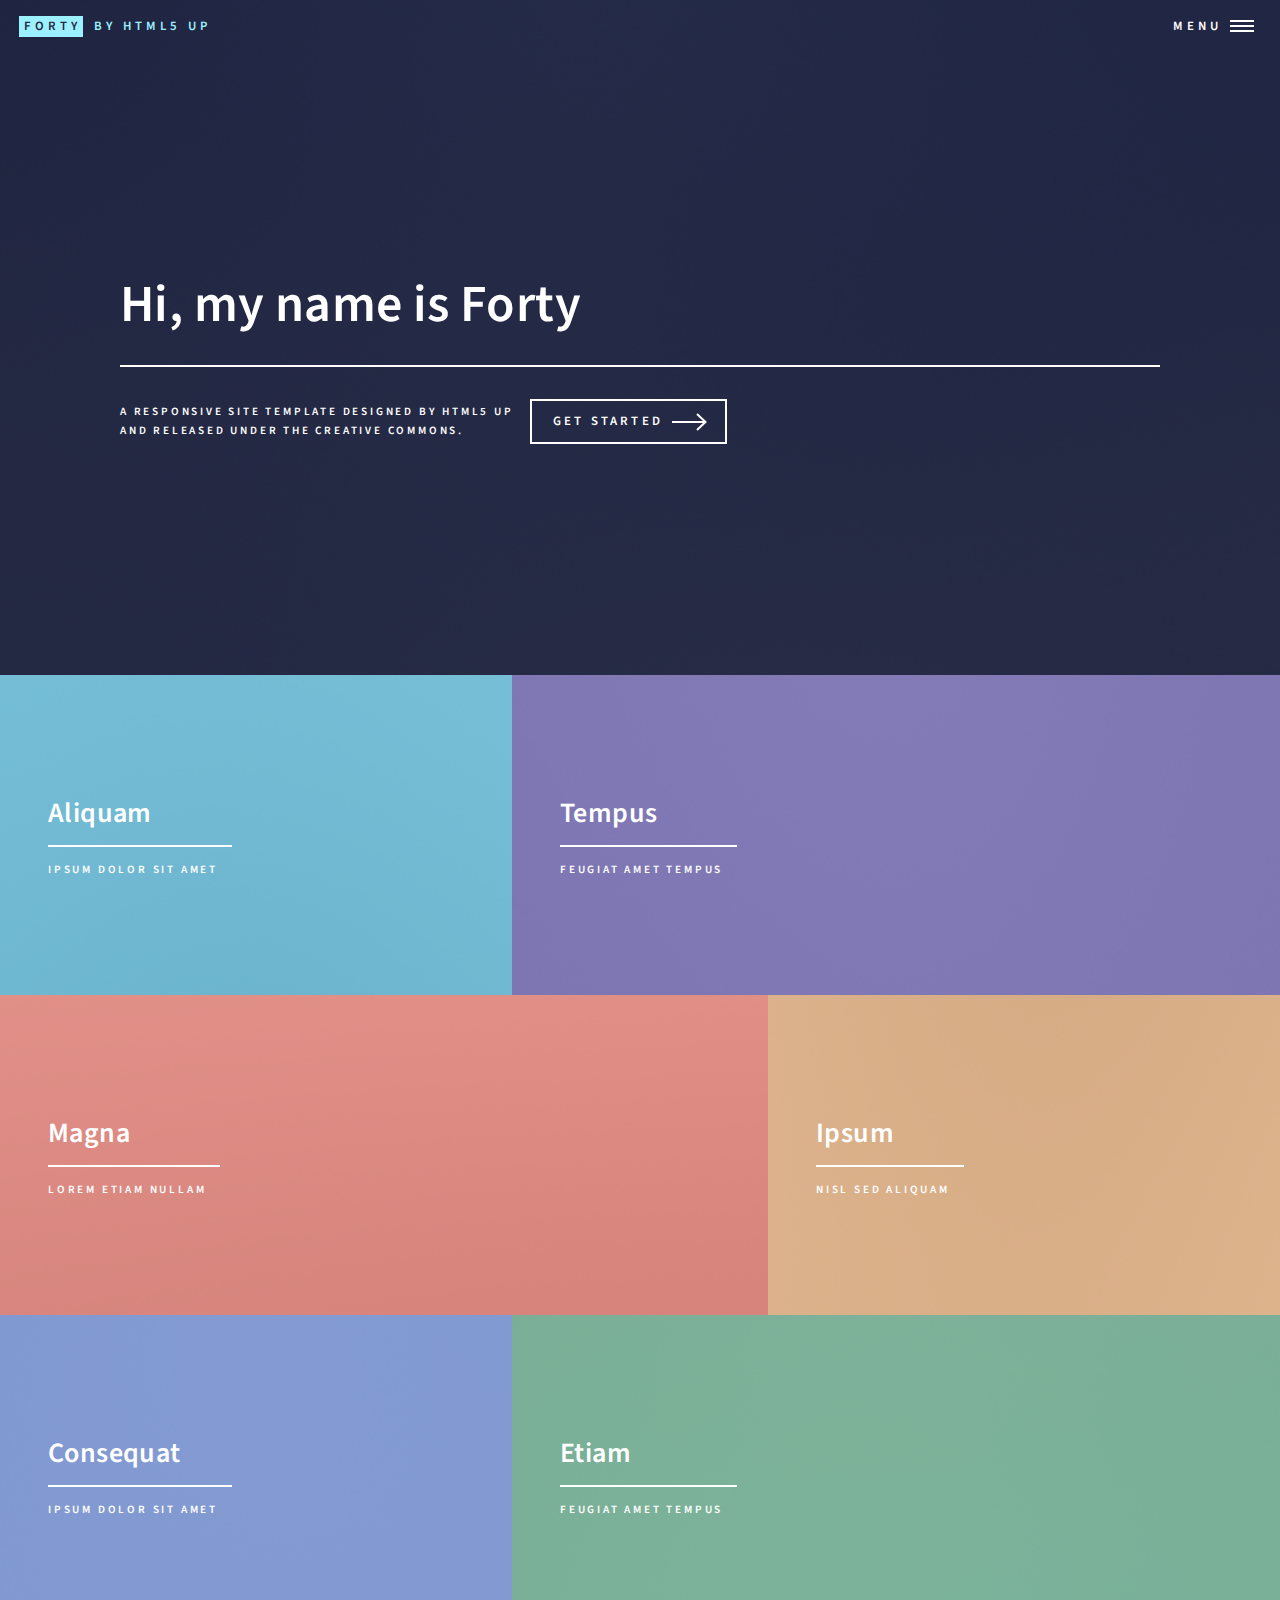
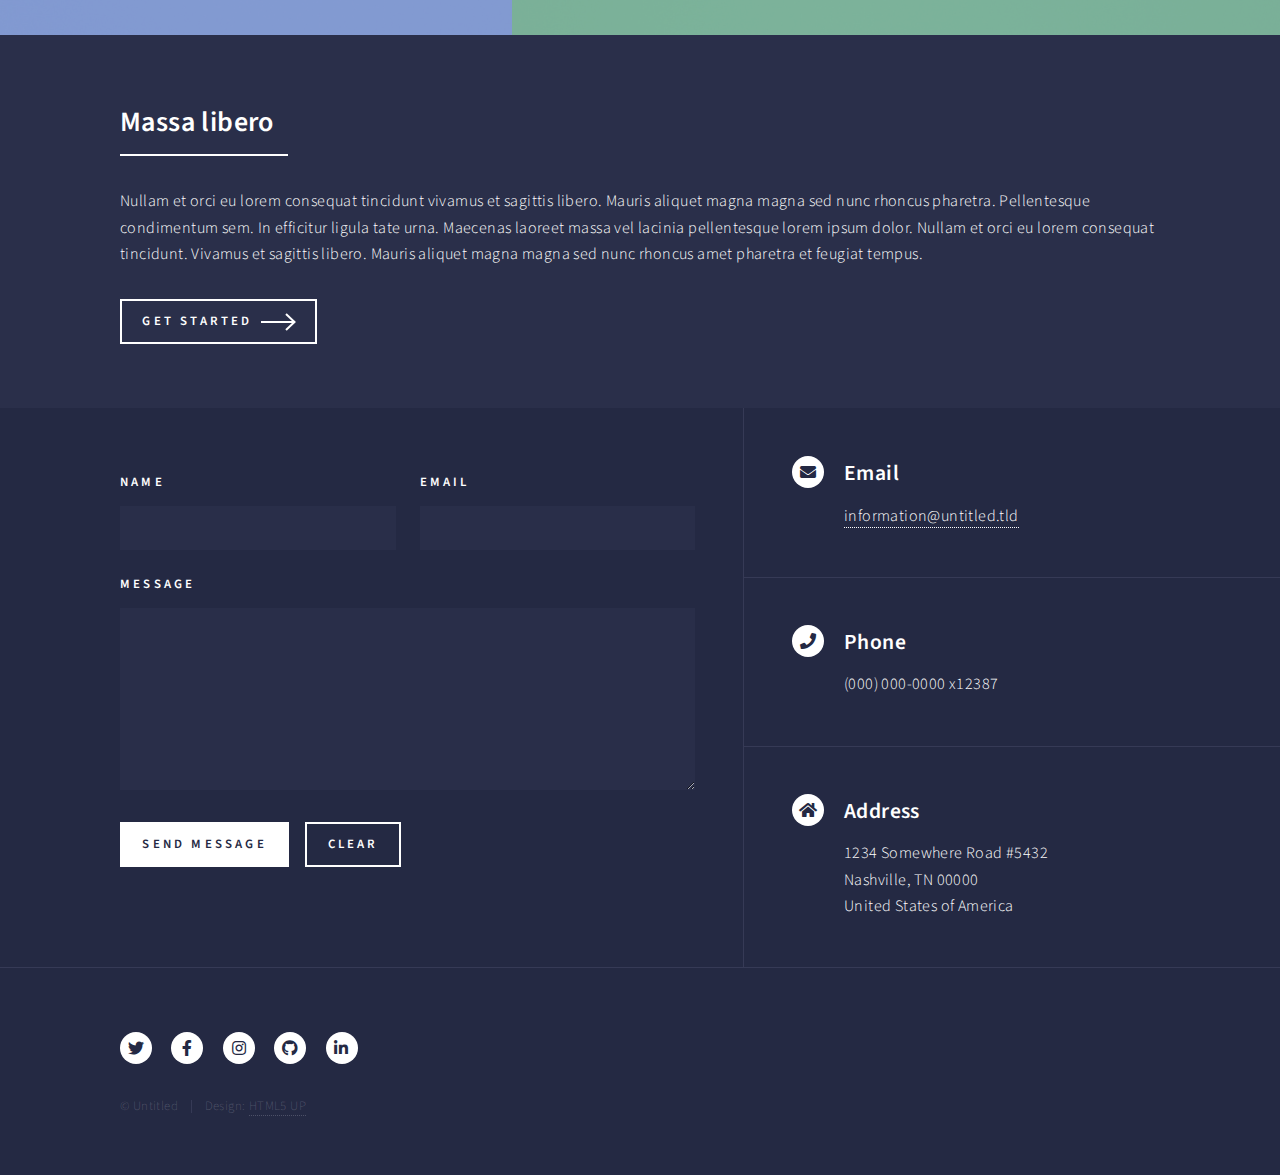
<file: html5up-forty/index.html>
<!DOCTYPE HTML>
<!--
	Forty by HTML5 UP
	html5up.net | @ajlkn
	Free for personal and commercial use under the CCA 3.0 license (html5up.net/license)
-->
<html>
	<head>
		<title>Forty by HTML5 UP</title>
		<meta charset="utf-8" />
		<meta name="viewport" content="width=device-width, initial-scale=1, user-scalable=no" />
		<link rel="stylesheet" href="assets/css/main.css" />
		<noscript><link rel="stylesheet" href="assets/css/noscript.css" /></noscript>
	</head>
	<body class="is-preload">

		<!-- Wrapper -->
			<div id="wrapper">

				<!-- Header -->
					<header id="header" class="alt">
						<a href="index.html" class="logo"><strong>Forty</strong> <span>by HTML5 UP</span></a>
						<nav>
							<a href="#menu">Menu</a>
						</nav>
					</header>

				<!-- Menu -->
					<nav id="menu">
						<ul class="links">
							<li><a href="index.html">Home</a></li>
							<li><a href="landing.html">Landing</a></li>
							<li><a href="generic.html">Generic</a></li>
							<li><a href="elements.html">Elements</a></li>
						</ul>
						<ul class="actions stacked">
							<li><a href="#" class="button primary fit">Get Started</a></li>
							<li><a href="#" class="button fit">Log In</a></li>
						</ul>
					</nav>

				<!-- Banner -->
					<section id="banner" class="major">
						<div class="inner">
							<header class="major">
								<h1>Hi, my name is Forty</h1>
							</header>
							<div class="content">
								<p>A responsive site template designed by HTML5 UP<br />
								and released under the Creative Commons.</p>
								<ul class="actions">
									<li><a href="#one" class="button next scrolly">Get Started</a></li>
								</ul>
							</div>
						</div>
					</section>

				<!-- Main -->
					<div id="main">

						<!-- One -->
							<section id="one" class="tiles">
								<article>
									<span class="image">
										<img src="images/pic01.jpg" alt="" />
									</span>
									<header class="major">
										<h3><a href="landing.html" class="link">Aliquam</a></h3>
										<p>Ipsum dolor sit amet</p>
									</header>
								</article>
								<article>
									<span class="image">
										<img src="images/pic02.jpg" alt="" />
									</span>
									<header class="major">
										<h3><a href="landing.html" class="link">Tempus</a></h3>
										<p>feugiat amet tempus</p>
									</header>
								</article>
								<article>
									<span class="image">
										<img src="images/pic03.jpg" alt="" />
									</span>
									<header class="major">
										<h3><a href="landing.html" class="link">Magna</a></h3>
										<p>Lorem etiam nullam</p>
									</header>
								</article>
								<article>
									<span class="image">
										<img src="images/pic04.jpg" alt="" />
									</span>
									<header class="major">
										<h3><a href="landing.html" class="link">Ipsum</a></h3>
										<p>Nisl sed aliquam</p>
									</header>
								</article>
								<article>
									<span class="image">
										<img src="images/pic05.jpg" alt="" />
									</span>
									<header class="major">
										<h3><a href="landing.html" class="link">Consequat</a></h3>
										<p>Ipsum dolor sit amet</p>
									</header>
								</article>
								<article>
									<span class="image">
										<img src="images/pic06.jpg" alt="" />
									</span>
									<header class="major">
										<h3><a href="landing.html" class="link">Etiam</a></h3>
										<p>Feugiat amet tempus</p>
									</header>
								</article>
							</section>

						<!-- Two -->
							<section id="two">
								<div class="inner">
									<header class="major">
										<h2>Massa libero</h2>
									</header>
									<p>Nullam et orci eu lorem consequat tincidunt vivamus et sagittis libero. Mauris aliquet magna magna sed nunc rhoncus pharetra. Pellentesque condimentum sem. In efficitur ligula tate urna. Maecenas laoreet massa vel lacinia pellentesque lorem ipsum dolor. Nullam et orci eu lorem consequat tincidunt. Vivamus et sagittis libero. Mauris aliquet magna magna sed nunc rhoncus amet pharetra et feugiat tempus.</p>
									<ul class="actions">
										<li><a href="landing.html" class="button next">Get Started</a></li>
									</ul>
								</div>
							</section>

					</div>

				<!-- Contact -->
					<section id="contact">
						<div class="inner">
							<section>
								<form method="post" action="#">
									<div class="fields">
										<div class="field half">
											<label for="name">Name</label>
											<input type="text" name="name" id="name" />
										</div>
										<div class="field half">
											<label for="email">Email</label>
											<input type="text" name="email" id="email" />
										</div>
										<div class="field">
											<label for="message">Message</label>
											<textarea name="message" id="message" rows="6"></textarea>
										</div>
									</div>
									<ul class="actions">
										<li><input type="submit" value="Send Message" class="primary" /></li>
										<li><input type="reset" value="Clear" /></li>
									</ul>
								</form>
							</section>
							<section class="split">
								<section>
									<div class="contact-method">
										<span class="icon solid alt fa-envelope"></span>
										<h3>Email</h3>
										<a href="#">information@untitled.tld</a>
									</div>
								</section>
								<section>
									<div class="contact-method">
										<span class="icon solid alt fa-phone"></span>
										<h3>Phone</h3>
										<span>(000) 000-0000 x12387</span>
									</div>
								</section>
								<section>
									<div class="contact-method">
										<span class="icon solid alt fa-home"></span>
										<h3>Address</h3>
										<span>1234 Somewhere Road #5432<br />
										Nashville, TN 00000<br />
										United States of America</span>
									</div>
								</section>
							</section>
						</div>
					</section>

				<!-- Footer -->
					<footer id="footer">
						<div class="inner">
							<ul class="icons">
								<li><a href="#" class="icon brands alt fa-twitter"><span class="label">Twitter</span></a></li>
								<li><a href="#" class="icon brands alt fa-facebook-f"><span class="label">Facebook</span></a></li>
								<li><a href="#" class="icon brands alt fa-instagram"><span class="label">Instagram</span></a></li>
								<li><a href="#" class="icon brands alt fa-github"><span class="label">GitHub</span></a></li>
								<li><a href="#" class="icon brands alt fa-linkedin-in"><span class="label">LinkedIn</span></a></li>
							</ul>
							<ul class="copyright">
								<li>&copy; Untitled</li><li>Design: <a href="https://html5up.net">HTML5 UP</a></li>
							</ul>
						</div>
					</footer>

			</div>

		<!-- Scripts -->
			<script src="assets/js/jquery.min.js"></script>
			<script src="assets/js/jquery.scrolly.min.js"></script>
			<script src="assets/js/jquery.scrollex.min.js"></script>
			<script src="assets/js/browser.min.js"></script>
			<script src="assets/js/breakpoints.min.js"></script>
			<script src="assets/js/util.js"></script>
			<script src="assets/js/main.js"></script>

	</body>
</html>
</file>
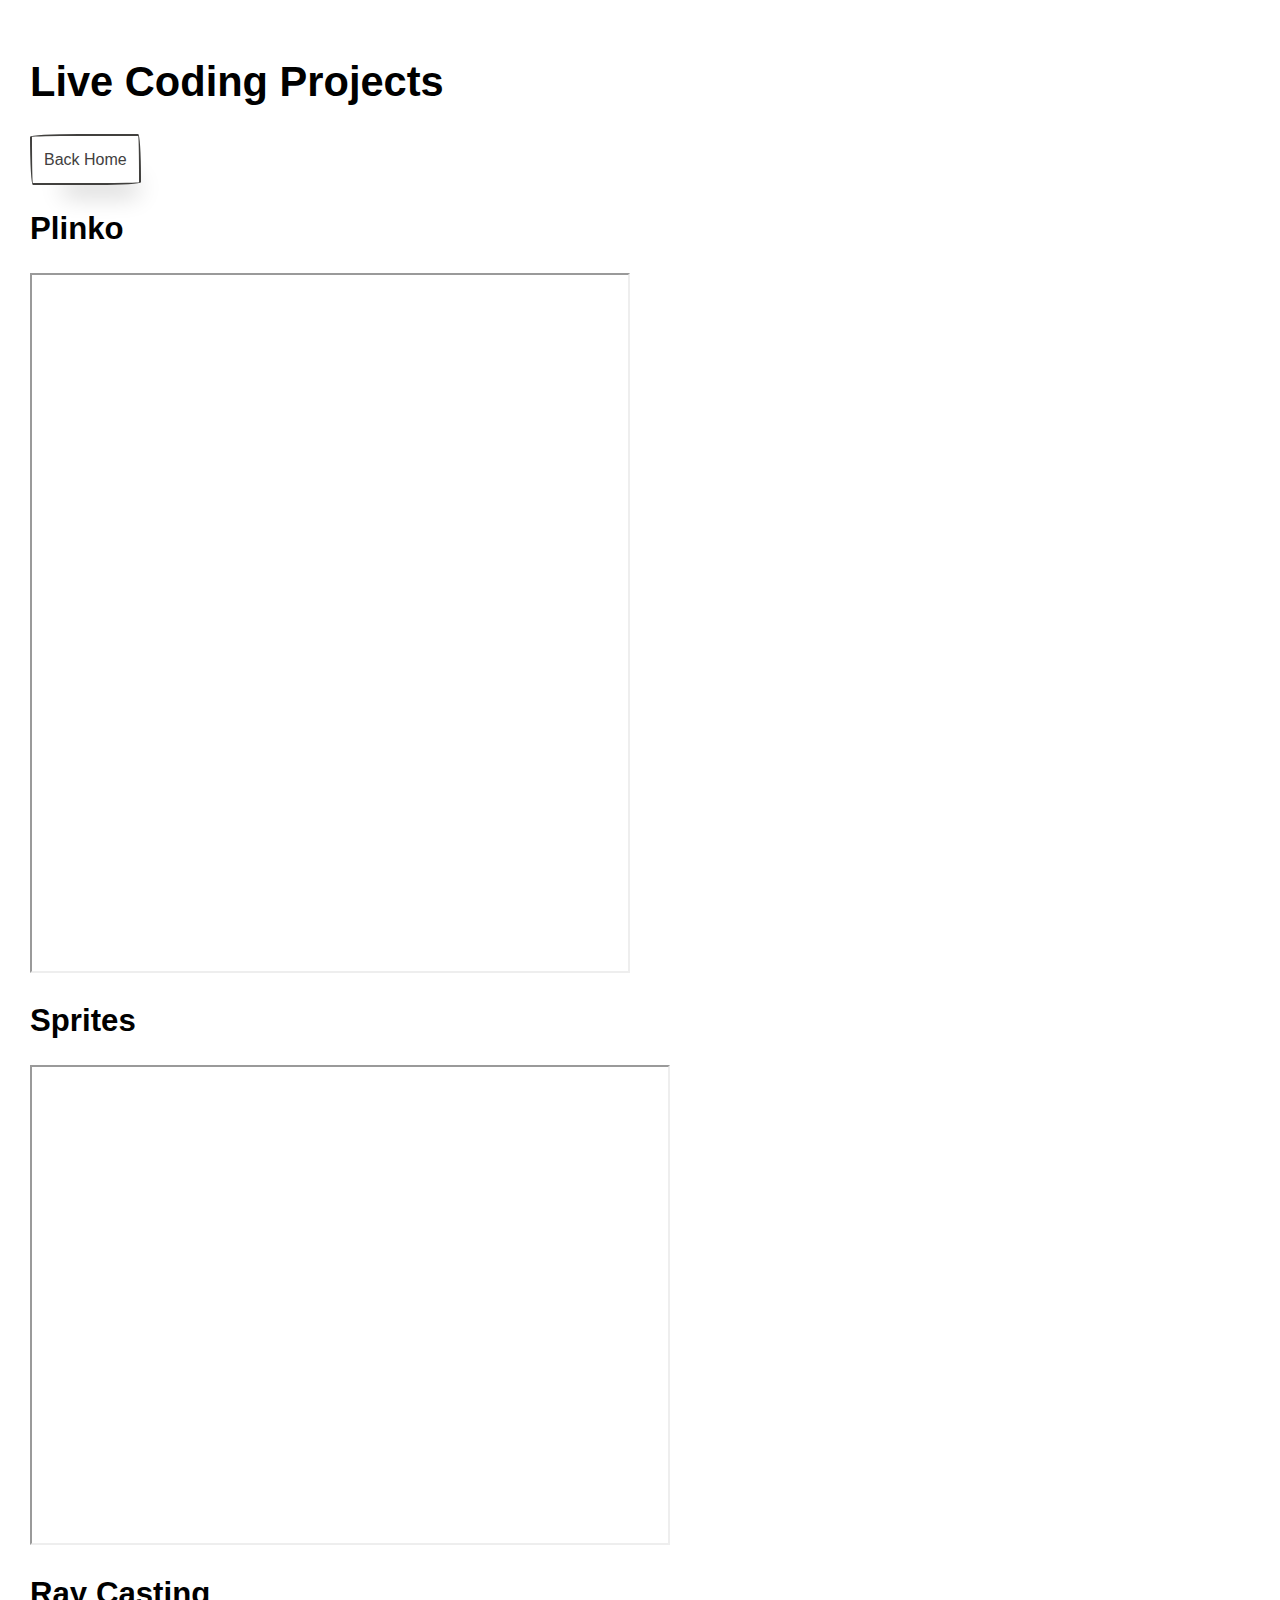
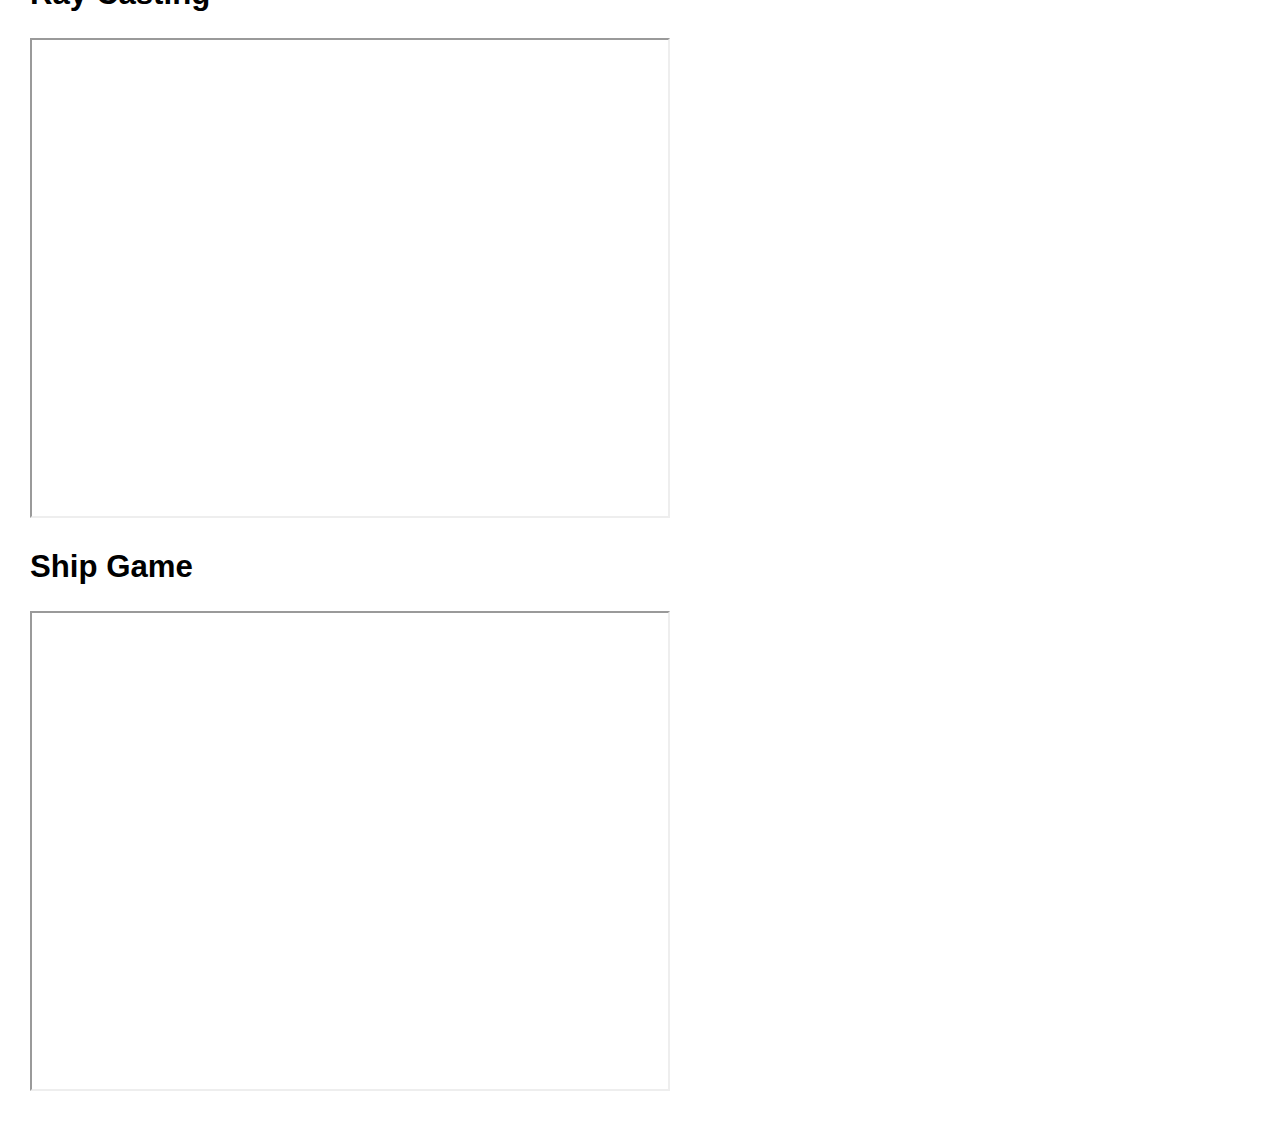
<file: CodingChallenge.html>
<!DOCTYPE html>
<html lang="en">
  <head>
    <meta charset="UTF-8" />
    <title>Khan Academy Projects</title>
    <link rel="stylesheet" href="./style.css" />
  </head>

  <body>
    <div class="modules">
      <h1>Live Coding Projects </h1>
      
      <a href="index.html">Back Home</a>
      <div class="mod">
        <h2>Plinko</h2>
        
        <iframe src="https://editor.p5js.org/cchho2/full/iZr_TMAIL" width="600" height="700"></iframe>
        <h2>Sprites</h2>

        <iframe src="https://editor.p5js.org/cchho2/full/OK679A-sn" width="640" height="480"></iframe>
        
        <h2>Ray Casting</h2>

        <iframe src="https://editor.p5js.org/cchho2/full/g5C9IGNGa" width="640" height="480"></iframe>

        
        <h2>Ship Game</h2>
        <iframe src="https://editor.p5js.org/cchho2/full/sCsObgAg1" width="640" height="480"></iframe>
      </div>

      
    </div>
  </body>
</html>
</file>
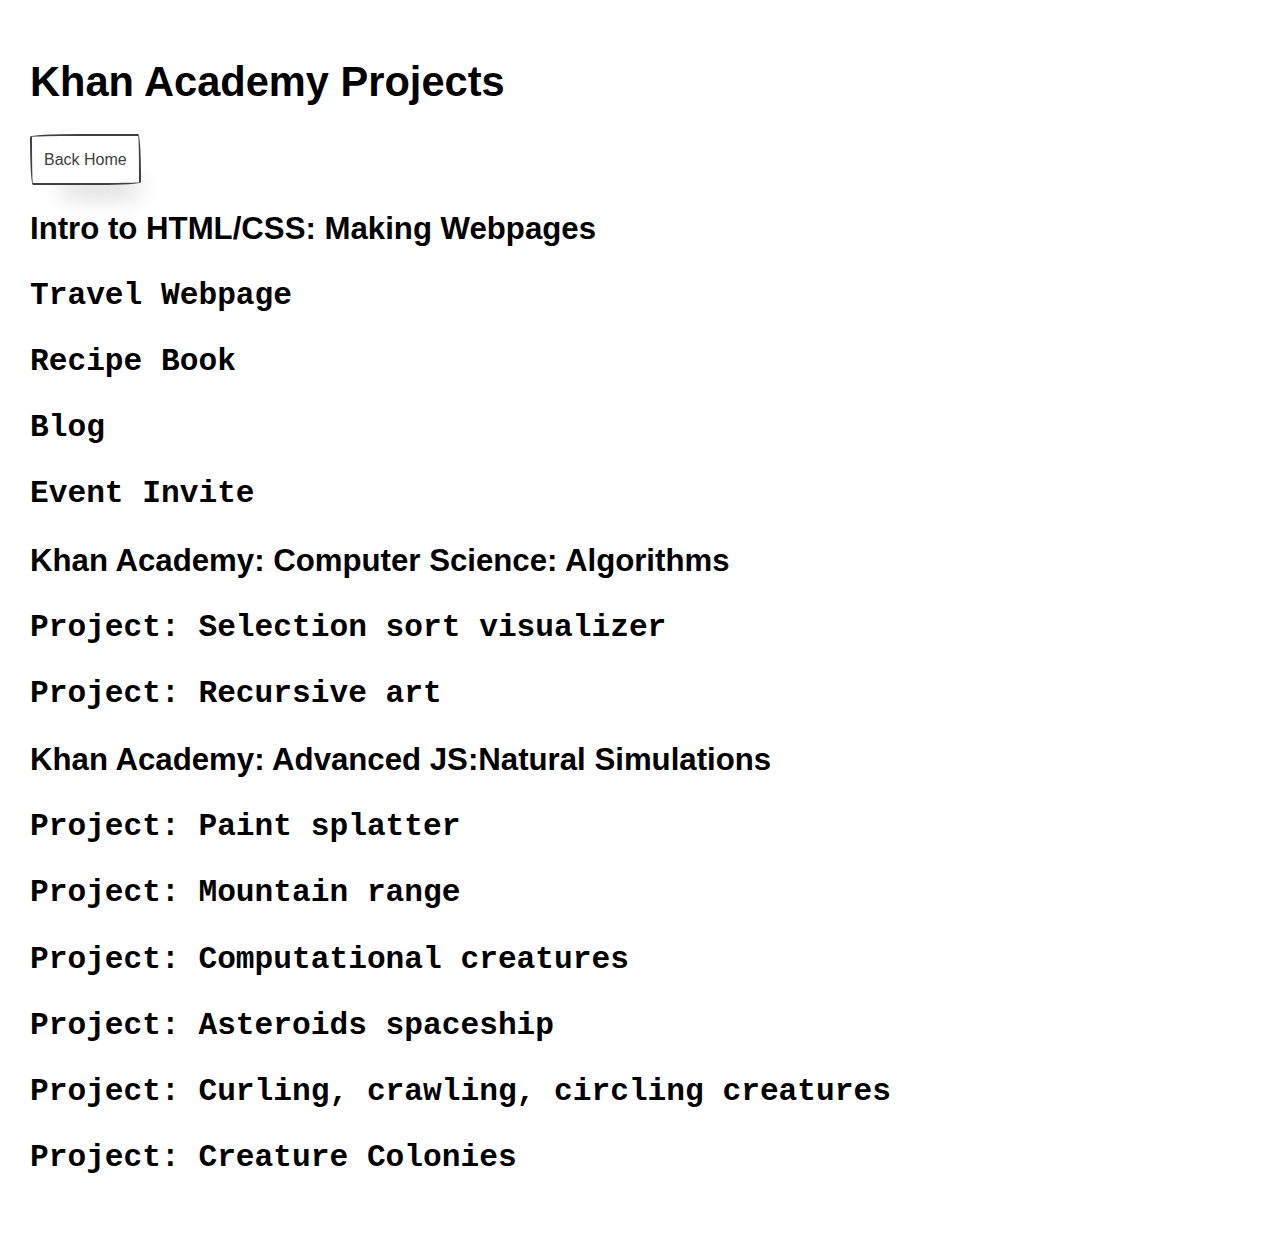
<file: khanacademy.html>
<!DOCTYPE html>
<html lang="en">
  <head>
    <meta charset="UTF-8" />
    <title>Khan Academy Projects</title>
    <link rel="stylesheet" href="./style.css" />
  </head>

  <body>
    <div class="modules">
      <h1>Khan Academy Projects</h1>
      
      <a href="index.html">Back Home</a>

      <div id="css" class="mod">
        <h2>Intro to HTML/CSS: Making Webpages</h2>

        <h3>Travel Webpage</h3>
        <script src="https://www.khanacademy.org/computer-programming/spin-off-of-project-travel-webpage/5315716799578112/embed.js?editor=yes&buttons=yes&author=yes&embed=yes"></script>

        <h3>Recipe Book</h3>
        <script src="https://www.khanacademy.org/computer-programming/spin-off-of-project-recipe-book/4923625514778624/embed.js?editor=yes&buttons=yes&author=yes&embed=yes"></script>

        <h3>Blog</h3>
        <script src="https://www.khanacademy.org/computer-programming/spin-off-of-project-blog/4625895177371648/embed.js?editor=yes&buttons=yes&author=yes&embed=yes"></script>

        <h3>Event Invite</h3>
        <script src="https://www.khanacademy.org/computer-programming/spin-off-of-project-event-invite/6048565378990080/embed.js?editor=yes&buttons=yes&author=yes&embed=yes"></script>
      </div>
      
      
      
      <div id="algorithms" class="mod">
      <h2>Khan Academy: Computer Science: Algorithms</h2>
    
	    <h3>Project: Selection sort visualizer</h3>
	    <script src="https://www.khanacademy.org/computer-programming/spin-off-of-project-selection-sort-visualizer/4740382835654656/embed.js?editor=yes&buttons=yes&author=yes&embed=yes"></script>
        
      <h3>Project: Recursive art</h3>
	    <script src="https://www.khanacademy.org/computer-programming/spin-off-of-project-recursive-art/4561632202375168/embed.js?editor=yes&buttons=yes&author=yes&embed=yes"></script>
      

    </div>
            
      
      <div id="ns" class="mod">
      <h2>Khan Academy: Advanced JS:Natural Simulations</h2>
    
	    <h3>Project: Paint splatter</h3>
	    <script src="https://www.khanacademy.org/computer-programming/spin-off-of-project-paint-splatter/5921839134326784/embed.js?editor=yes&buttons=yes&author=yes&embed=yes"></script>

	    <h3>Project: Mountain range</h3>
	    <script src="https://www.khanacademy.org/computer-programming/spin-off-of-project-mountain-range/6554355461570560/embed.js?editor=yes&buttons=yes&author=yes&embed=yes"></script>

	    <h3>Project: Computational creatures</h3>
	    <script src="https://www.khanacademy.org/computer-programming/spin-off-of-project-computational-creatures/5164519764836352/embed.js?editor=yes&buttons=yes&author=yes&embed=yes"></script>

	    <h3>Project: Asteroids spaceship</h3>
	    <script src="https://www.khanacademy.org/computer-programming/spin-off-of-project-asteroids-spaceship/6707229780918272/embed.js?editor=yes&buttons=yes&author=yes&embed=yes"></script>

	    <h3>Project: Curling, crawling, circling creatures</h3>
	    <script src="https://www.khanacademy.org/computer-programming/spin-off-of-project-curling-crawling-circling-creatures/5953607111589888/embed.js?editor=yes&buttons=yes&author=yes&embed=yes"></script>

	    <h3>Project: Creature Colonies</h3>
	    <script src="https://www.khanacademy.org/computer-programming/spin-off-of-project-creature-colonies/5682314042720256/embed.js?editor=yes&buttons=yes&author=yes&embed=yes"></script>
    </div>

      
      
      
      
    </div>
  </body>
</html>
</file>
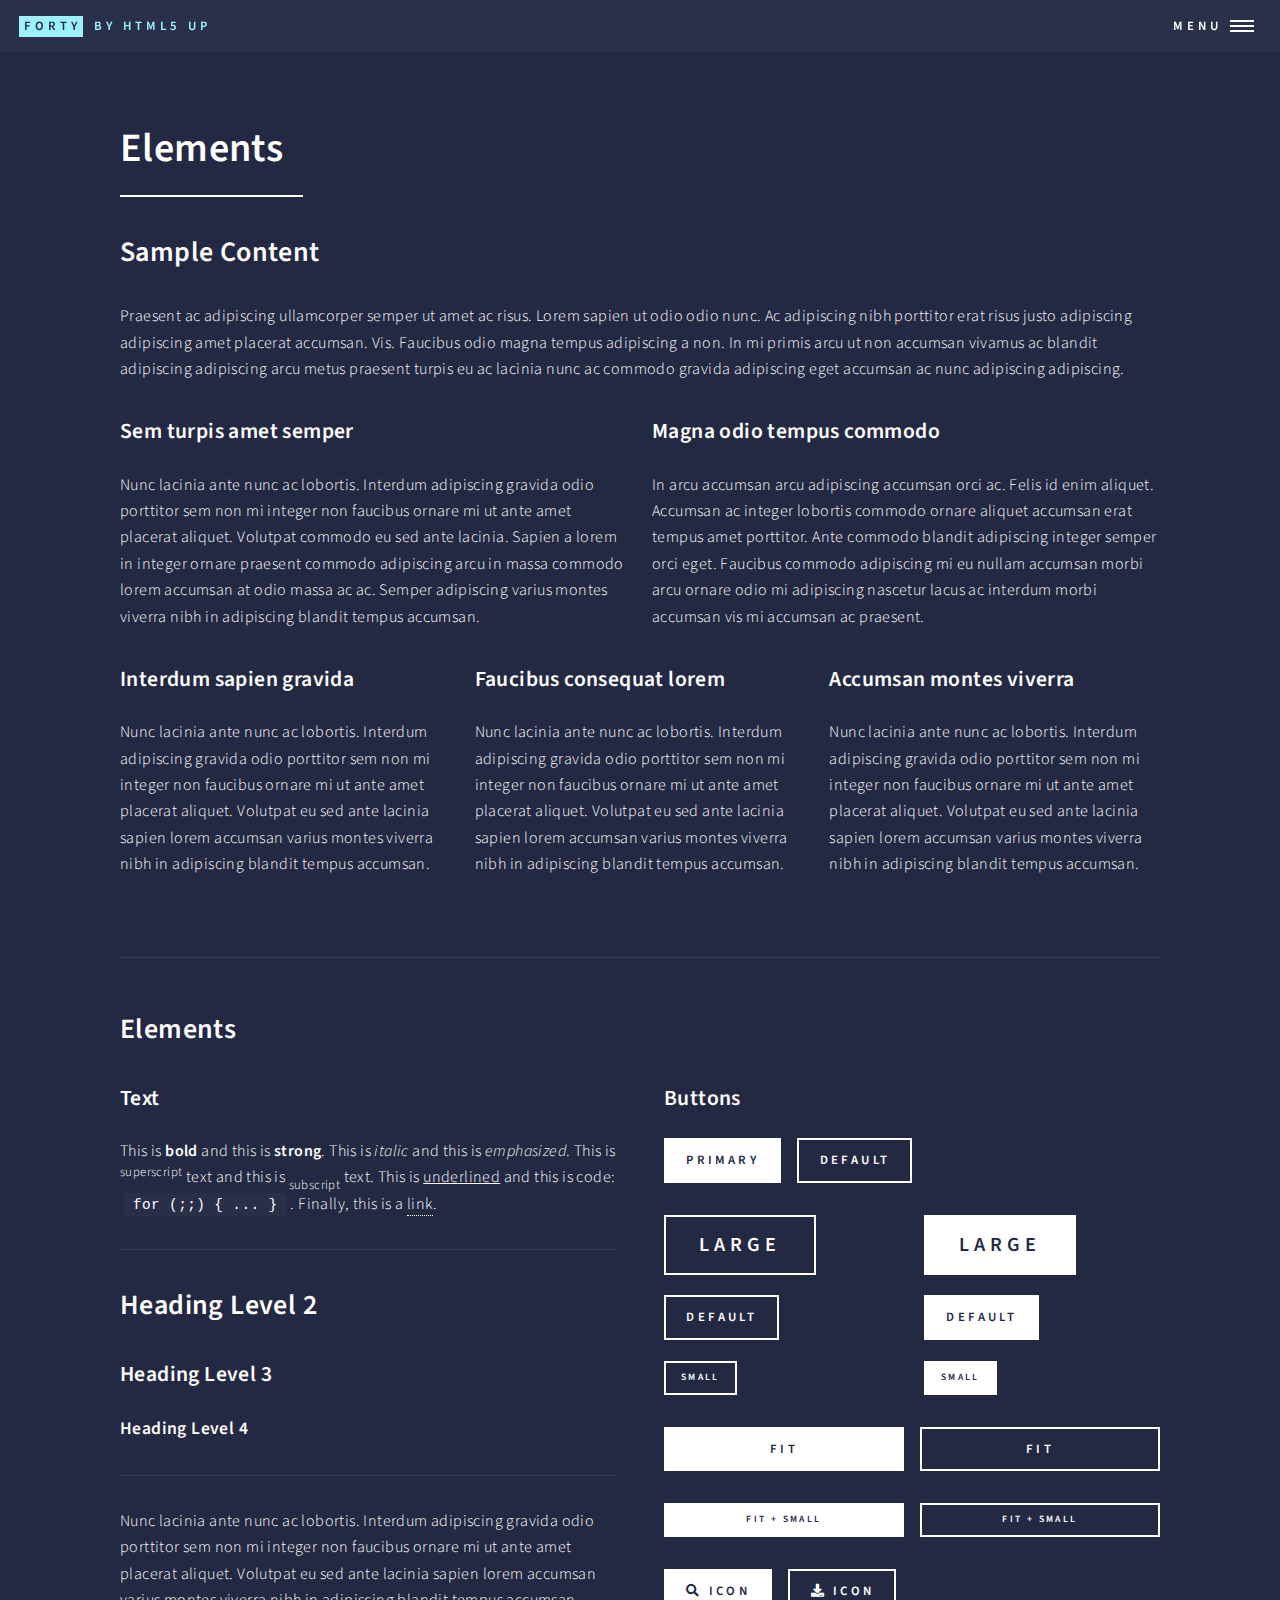
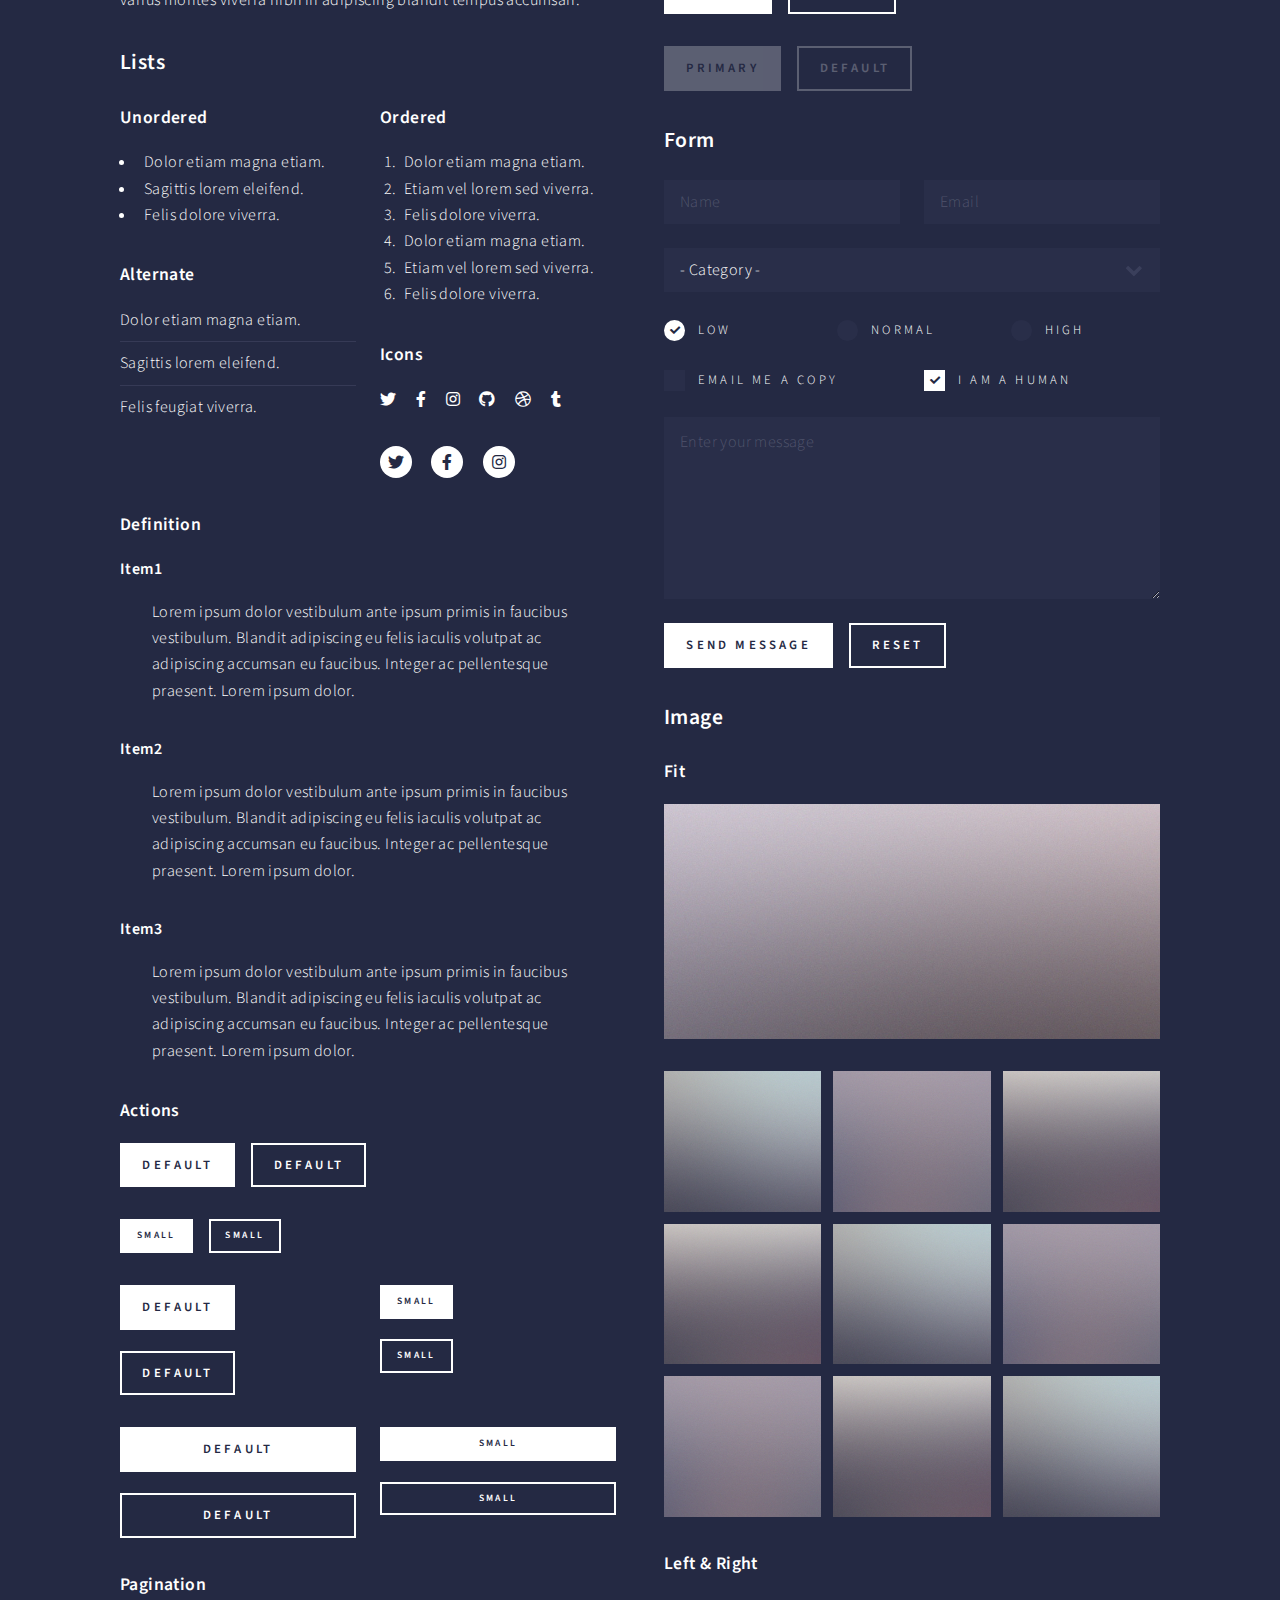
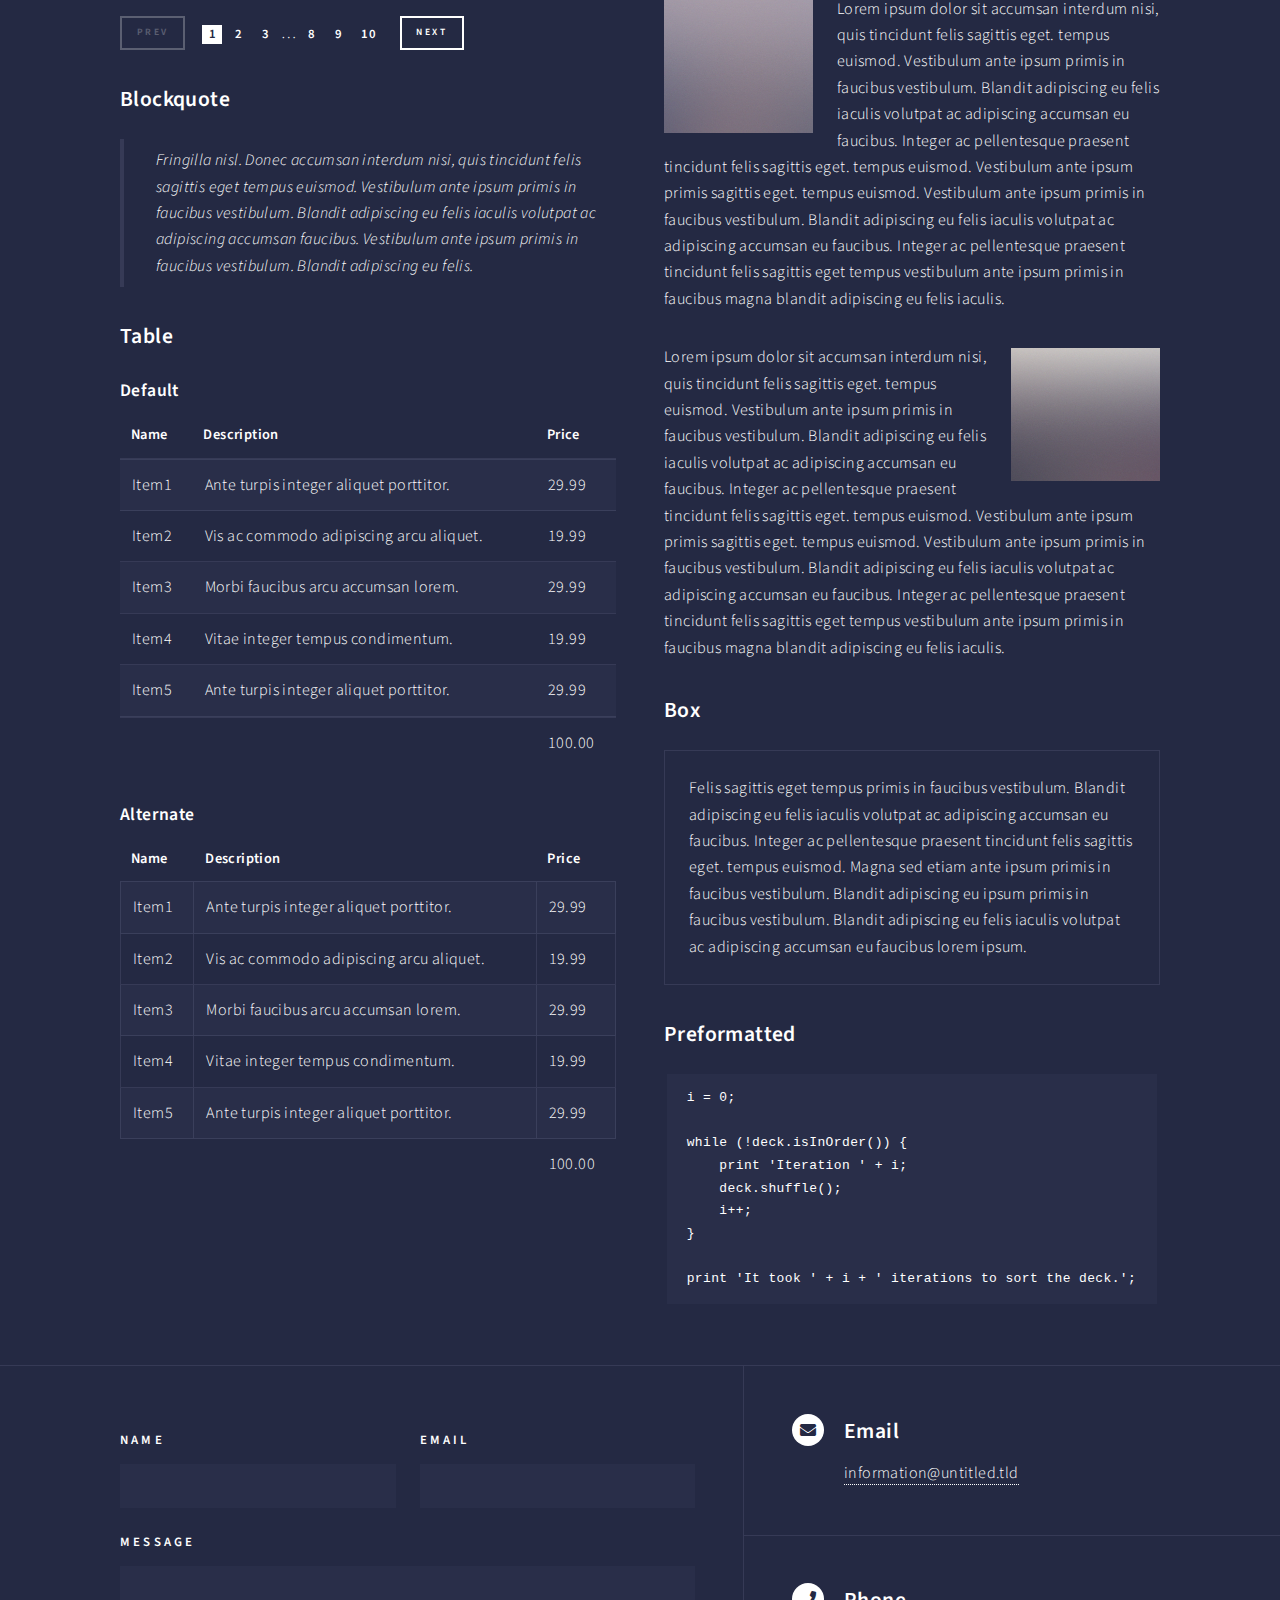
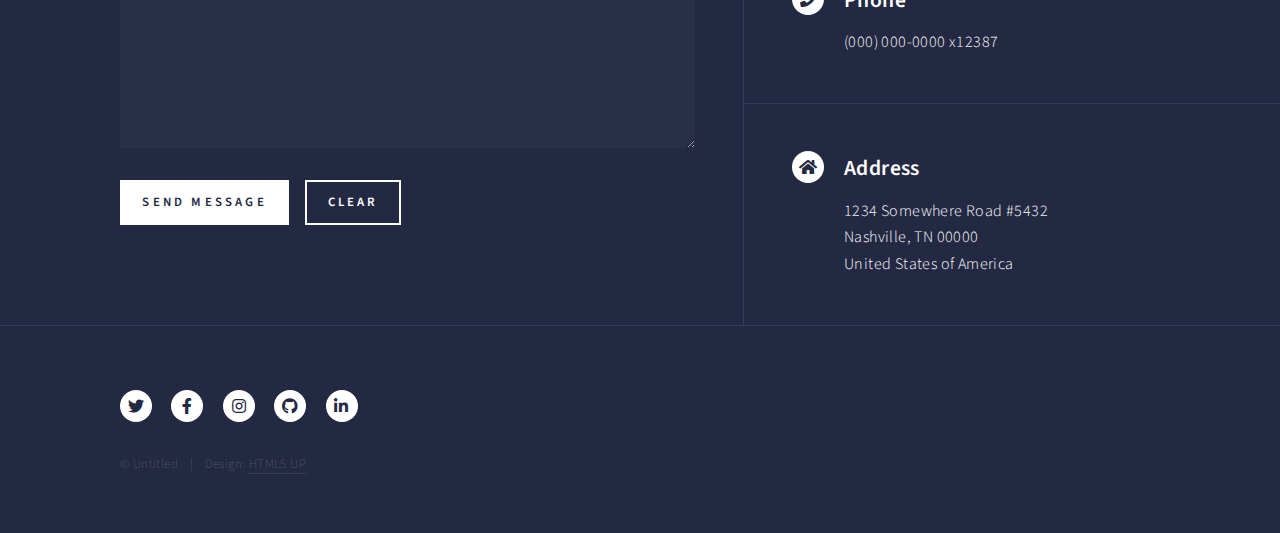
<file: html5up-forty/elements.html>
<!DOCTYPE HTML>
<!--
	Forty by HTML5 UP
	html5up.net | @ajlkn
	Free for personal and commercial use under the CCA 3.0 license (html5up.net/license)
-->
<html>
	<head>
		<title>Elements - Forty by HTML5 UP</title>
		<meta charset="utf-8" />
		<meta name="viewport" content="width=device-width, initial-scale=1, user-scalable=no" />
		<link rel="stylesheet" href="assets/css/main.css" />
		<noscript><link rel="stylesheet" href="assets/css/noscript.css" /></noscript>
	</head>
	<body class="is-preload">

		<!-- Wrapper -->
			<div id="wrapper">

				<!-- Header -->
					<header id="header">
						<a href="index.html" class="logo"><strong>Forty</strong> <span>by HTML5 UP</span></a>
						<nav>
							<a href="#menu">Menu</a>
						</nav>
					</header>

				<!-- Menu -->
					<nav id="menu">
						<ul class="links">
							<li><a href="index.html">Home</a></li>
							<li><a href="landing.html">Landing</a></li>
							<li><a href="generic.html">Generic</a></li>
							<li><a href="elements.html">Elements</a></li>
						</ul>
						<ul class="actions stacked">
							<li><a href="#" class="button primary fit">Get Started</a></li>
							<li><a href="#" class="button fit">Log In</a></li>
						</ul>
					</nav>

				<!-- Main -->
					<div id="main" class="alt">

						<!-- One -->
							<section id="one">
								<div class="inner">
									<header class="major">
										<h1>Elements</h1>
									</header>

									<!-- Content -->
										<h2 id="content">Sample Content</h2>
										<p>Praesent ac adipiscing ullamcorper semper ut amet ac risus. Lorem sapien ut odio odio nunc. Ac adipiscing nibh porttitor erat risus justo adipiscing adipiscing amet placerat accumsan. Vis. Faucibus odio magna tempus adipiscing a non. In mi primis arcu ut non accumsan vivamus ac blandit adipiscing adipiscing arcu metus praesent turpis eu ac lacinia nunc ac commodo gravida adipiscing eget accumsan ac nunc adipiscing adipiscing.</p>
										<div class="row">
											<div class="col-6 col-12-small">
												<h3>Sem turpis amet semper</h3>
												<p>Nunc lacinia ante nunc ac lobortis. Interdum adipiscing gravida odio porttitor sem non mi integer non faucibus ornare mi ut ante amet placerat aliquet. Volutpat commodo eu sed ante lacinia. Sapien a lorem in integer ornare praesent commodo adipiscing arcu in massa commodo lorem accumsan at odio massa ac ac. Semper adipiscing varius montes viverra nibh in adipiscing blandit tempus accumsan.</p>
											</div>
											<div class="col-6 col-12-small">
												<h3>Magna odio tempus commodo</h3>
												<p>In arcu accumsan arcu adipiscing accumsan orci ac. Felis id enim aliquet. Accumsan ac integer lobortis commodo ornare aliquet accumsan erat tempus amet porttitor. Ante commodo blandit adipiscing integer semper orci eget. Faucibus commodo adipiscing mi eu nullam accumsan morbi arcu ornare odio mi adipiscing nascetur lacus ac interdum morbi accumsan vis mi accumsan ac praesent.</p>
											</div>
											<!-- Break -->
											<div class="col-4 col-12-medium">
												<h3>Interdum sapien gravida</h3>
												<p>Nunc lacinia ante nunc ac lobortis. Interdum adipiscing gravida odio porttitor sem non mi integer non faucibus ornare mi ut ante amet placerat aliquet. Volutpat eu sed ante lacinia sapien lorem accumsan varius montes viverra nibh in adipiscing blandit tempus accumsan.</p>
											</div>
											<div class="col-4 col-12-medium">
												<h3>Faucibus consequat lorem</h3>
												<p>Nunc lacinia ante nunc ac lobortis. Interdum adipiscing gravida odio porttitor sem non mi integer non faucibus ornare mi ut ante amet placerat aliquet. Volutpat eu sed ante lacinia sapien lorem accumsan varius montes viverra nibh in adipiscing blandit tempus accumsan.</p>
											</div>
											<div class="col-4 col-12-medium">
												<h3>Accumsan montes viverra</h3>
												<p>Nunc lacinia ante nunc ac lobortis. Interdum adipiscing gravida odio porttitor sem non mi integer non faucibus ornare mi ut ante amet placerat aliquet. Volutpat eu sed ante lacinia sapien lorem accumsan varius montes viverra nibh in adipiscing blandit tempus accumsan.</p>
											</div>
										</div>

									<hr class="major" />

									<!-- Elements -->
										<h2 id="elements">Elements</h2>
										<div class="row gtr-200">
											<div class="col-6 col-12-medium">

												<!-- Text stuff -->
													<h3>Text</h3>
													<p>This is <b>bold</b> and this is <strong>strong</strong>. This is <i>italic</i> and this is <em>emphasized</em>.
													This is <sup>superscript</sup> text and this is <sub>subscript</sub> text.
													This is <u>underlined</u> and this is code: <code>for (;;) { ... }</code>.
													Finally, this is a <a href="#">link</a>.</p>
													<hr />
													<h2>Heading Level 2</h2>
													<h3>Heading Level 3</h3>
													<h4>Heading Level 4</h4>
													<hr />
													<p>Nunc lacinia ante nunc ac lobortis. Interdum adipiscing gravida odio porttitor sem non mi integer non faucibus ornare mi ut ante amet placerat aliquet. Volutpat eu sed ante lacinia sapien lorem accumsan varius montes viverra nibh in adipiscing blandit tempus accumsan.</p>

												<!-- Lists -->
													<h3>Lists</h3>
													<div class="row">
														<div class="col-6 col-12-small">

															<h4>Unordered</h4>
															<ul>
																<li>Dolor etiam magna etiam.</li>
																<li>Sagittis lorem eleifend.</li>
																<li>Felis dolore viverra.</li>
															</ul>

															<h4>Alternate</h4>
															<ul class="alt">
																<li>Dolor etiam magna etiam.</li>
																<li>Sagittis lorem eleifend.</li>
																<li>Felis feugiat viverra.</li>
															</ul>

														</div>
														<div class="col-6 col-12-small">

															<h4>Ordered</h4>
															<ol>
																<li>Dolor etiam magna etiam.</li>
																<li>Etiam vel lorem sed viverra.</li>
																<li>Felis dolore viverra.</li>
																<li>Dolor etiam magna etiam.</li>
																<li>Etiam vel lorem sed viverra.</li>
																<li>Felis dolore viverra.</li>
															</ol>

															<h4>Icons</h4>
															<ul class="icons">
																<li><a href="#" class="icon brands fa-twitter"><span class="label">Twitter</span></a></li>
																<li><a href="#" class="icon brands fa-facebook-f"><span class="label">Facebook</span></a></li>
																<li><a href="#" class="icon brands fa-instagram"><span class="label">Instagram</span></a></li>
																<li><a href="#" class="icon brands fa-github"><span class="label">Github</span></a></li>
																<li><a href="#" class="icon brands fa-dribbble"><span class="label">Dribbble</span></a></li>
																<li><a href="#" class="icon brands fa-tumblr"><span class="label">Tumblr</span></a></li>
															</ul>
															<ul class="icons">
																<li><a href="#" class="icon brands alt fa-twitter"><span class="label">Twitter</span></a></li>
																<li><a href="#" class="icon brands alt fa-facebook-f"><span class="label">Facebook</span></a></li>
																<li><a href="#" class="icon brands alt fa-instagram"><span class="label">Instagram</span></a></li>
															</ul>

														</div>
													</div>
													<h4>Definition</h4>
													<dl>
														<dt>Item1</dt>
														<dd>
															<p>Lorem ipsum dolor vestibulum ante ipsum primis in faucibus vestibulum. Blandit adipiscing eu felis iaculis volutpat ac adipiscing accumsan eu faucibus. Integer ac pellentesque praesent. Lorem ipsum dolor.</p>
														</dd>
														<dt>Item2</dt>
														<dd>
															<p>Lorem ipsum dolor vestibulum ante ipsum primis in faucibus vestibulum. Blandit adipiscing eu felis iaculis volutpat ac adipiscing accumsan eu faucibus. Integer ac pellentesque praesent. Lorem ipsum dolor.</p>
														</dd>
														<dt>Item3</dt>
														<dd>
															<p>Lorem ipsum dolor vestibulum ante ipsum primis in faucibus vestibulum. Blandit adipiscing eu felis iaculis volutpat ac adipiscing accumsan eu faucibus. Integer ac pellentesque praesent. Lorem ipsum dolor.</p>
														</dd>
													</dl>

													<h4>Actions</h4>
													<ul class="actions">
														<li><a href="#" class="button primary">Default</a></li>
														<li><a href="#" class="button">Default</a></li>
													</ul>
													<ul class="actions small">
														<li><a href="#" class="button primary small">Small</a></li>
														<li><a href="#" class="button small">Small</a></li>
													</ul>
													<div class="row">
														<div class="col-6 col-12-small">
															<ul class="actions stacked">
																<li><a href="#" class="button primary">Default</a></li>
																<li><a href="#" class="button">Default</a></li>
															</ul>
														</div>
														<div class="col-6 col-12-small">
															<ul class="actions stacked">
																<li><a href="#" class="button primary small">Small</a></li>
																<li><a href="#" class="button small">Small</a></li>
															</ul>
														</div>
														<div class="col-6 col-12-small">
															<ul class="actions stacked">
																<li><a href="#" class="button primary fit">Default</a></li>
																<li><a href="#" class="button fit">Default</a></li>
															</ul>
														</div>
														<div class="col-6 col-12-small">
															<ul class="actions stacked">
																<li><a href="#" class="button primary small fit">Small</a></li>
																<li><a href="#" class="button small fit">Small</a></li>
															</ul>
														</div>
													</div>

													<h4>Pagination</h4>
													<ul class="pagination">
														<li><span class="button small disabled">Prev</span></li>
														<li><a href="#" class="page active">1</a></li>
														<li><a href="#" class="page">2</a></li>
														<li><a href="#" class="page">3</a></li>
														<li><span>&hellip;</span></li>
														<li><a href="#" class="page">8</a></li>
														<li><a href="#" class="page">9</a></li>
														<li><a href="#" class="page">10</a></li>
														<li><a href="#" class="button small">Next</a></li>
													</ul>

												<!-- Blockquote -->
													<h3>Blockquote</h3>
													<blockquote>Fringilla nisl. Donec accumsan interdum nisi, quis tincidunt felis sagittis eget tempus euismod. Vestibulum ante ipsum primis in faucibus vestibulum. Blandit adipiscing eu felis iaculis volutpat ac adipiscing accumsan faucibus. Vestibulum ante ipsum primis in faucibus vestibulum. Blandit adipiscing eu felis.</blockquote>

												<!-- Table -->
													<h3>Table</h3>

													<h4>Default</h4>
													<div class="table-wrapper">
														<table>
															<thead>
																<tr>
																	<th>Name</th>
																	<th>Description</th>
																	<th>Price</th>
																</tr>
															</thead>
															<tbody>
																<tr>
																	<td>Item1</td>
																	<td>Ante turpis integer aliquet porttitor.</td>
																	<td>29.99</td>
																</tr>
																<tr>
																	<td>Item2</td>
																	<td>Vis ac commodo adipiscing arcu aliquet.</td>
																	<td>19.99</td>
																</tr>
																<tr>
																	<td>Item3</td>
																	<td> Morbi faucibus arcu accumsan lorem.</td>
																	<td>29.99</td>
																</tr>
																<tr>
																	<td>Item4</td>
																	<td>Vitae integer tempus condimentum.</td>
																	<td>19.99</td>
																</tr>
																<tr>
																	<td>Item5</td>
																	<td>Ante turpis integer aliquet porttitor.</td>
																	<td>29.99</td>
																</tr>
															</tbody>
															<tfoot>
																<tr>
																	<td colspan="2"></td>
																	<td>100.00</td>
																</tr>
															</tfoot>
														</table>
													</div>

													<h4>Alternate</h4>
													<div class="table-wrapper">
														<table class="alt">
															<thead>
																<tr>
																	<th>Name</th>
																	<th>Description</th>
																	<th>Price</th>
																</tr>
															</thead>
															<tbody>
																<tr>
																	<td>Item1</td>
																	<td>Ante turpis integer aliquet porttitor.</td>
																	<td>29.99</td>
																</tr>
																<tr>
																	<td>Item2</td>
																	<td>Vis ac commodo adipiscing arcu aliquet.</td>
																	<td>19.99</td>
																</tr>
																<tr>
																	<td>Item3</td>
																	<td> Morbi faucibus arcu accumsan lorem.</td>
																	<td>29.99</td>
																</tr>
																<tr>
																	<td>Item4</td>
																	<td>Vitae integer tempus condimentum.</td>
																	<td>19.99</td>
																</tr>
																<tr>
																	<td>Item5</td>
																	<td>Ante turpis integer aliquet porttitor.</td>
																	<td>29.99</td>
																</tr>
															</tbody>
															<tfoot>
																<tr>
																	<td colspan="2"></td>
																	<td>100.00</td>
																</tr>
															</tfoot>
														</table>
													</div>

											</div>
											<div class="col-6 col-12-medium">

												<!-- Buttons -->
													<h3>Buttons</h3>
													<ul class="actions">
														<li><a href="#" class="button primary">Primary</a></li>
														<li><a href="#" class="button">Default</a></li>
													</ul>
													<div class="row">
														<div class="col-6 col-12-xsmall">
															<ul class="actions stacked">
																<li><a href="#" class="button large">Large</a></li>
																<li><a href="#" class="button">Default</a></li>
																<li><a href="#" class="button small">Small</a></li>
															</ul>
														</div>
														<div class="col-6 col-12-xsmall">
															<ul class="actions stacked">
																<li><a href="#" class="button primary large">Large</a></li>
																<li><a href="#" class="button primary">Default</a></li>
																<li><a href="#" class="button primary small">Small</a></li>
															</ul>
														</div>
													</div>
													<ul class="actions fit">
														<li><a href="#" class="button primary fit">Fit</a></li>
														<li><a href="#" class="button fit">Fit</a></li>
													</ul>
													<ul class="actions fit small">
														<li><a href="#" class="button primary fit small">Fit + Small</a></li>
														<li><a href="#" class="button fit small">Fit + Small</a></li>
													</ul>
													<ul class="actions">
														<li><a href="#" class="button primary icon solid fa-search">Icon</a></li>
														<li><a href="#" class="button icon solid fa-download">Icon</a></li>
													</ul>
													<ul class="actions">
														<li><span class="button primary disabled">Primary</span></li>
														<li><span class="button disabled">Default</span></li>
													</ul>

												<!-- Form -->
													<h3>Form</h3>

													<form method="post" action="#">
														<div class="row gtr-uniform">
															<div class="col-6 col-12-xsmall">
																<input type="text" name="demo-name" id="demo-name" value="" placeholder="Name" />
															</div>
															<div class="col-6 col-12-xsmall">
																<input type="email" name="demo-email" id="demo-email" value="" placeholder="Email" />
															</div>
															<!-- Break -->
															<div class="col-12">
																<select name="demo-category" id="demo-category">
																	<option value="">- Category -</option>
																	<option value="1">Manufacturing</option>
																	<option value="1">Shipping</option>
																	<option value="1">Administration</option>
																	<option value="1">Human Resources</option>
																</select>
															</div>
															<!-- Break -->
															<div class="col-4 col-12-small">
																<input type="radio" id="demo-priority-low" name="demo-priority" checked>
																<label for="demo-priority-low">Low</label>
															</div>
															<div class="col-4 col-12-small">
																<input type="radio" id="demo-priority-normal" name="demo-priority">
																<label for="demo-priority-normal">Normal</label>
															</div>
															<div class="col-4 col-12-small">
																<input type="radio" id="demo-priority-high" name="demo-priority">
																<label for="demo-priority-high">High</label>
															</div>
															<!-- Break -->
															<div class="col-6 col-12-small">
																<input type="checkbox" id="demo-copy" name="demo-copy">
																<label for="demo-copy">Email me a copy</label>
															</div>
															<div class="col-6 col-12-small">
																<input type="checkbox" id="demo-human" name="demo-human" checked>
																<label for="demo-human">I am a human</label>
															</div>
															<!-- Break -->
															<div class="col-12">
																<textarea name="demo-message" id="demo-message" placeholder="Enter your message" rows="6"></textarea>
															</div>
															<!-- Break -->
															<div class="col-12">
																<ul class="actions">
																	<li><input type="submit" value="Send Message" class="primary" /></li>
																	<li><input type="reset" value="Reset" /></li>
																</ul>
															</div>
														</div>
													</form>

												<!-- Image -->
													<h3>Image</h3>

													<h4>Fit</h4>
													<span class="image fit"><img src="images/pic03.jpg" alt="" /></span>
													<div class="box alt">
														<div class="row gtr-50 gtr-uniform">
															<div class="col-4"><span class="image fit"><img src="images/pic08.jpg" alt="" /></span></div>
															<div class="col-4"><span class="image fit"><img src="images/pic09.jpg" alt="" /></span></div>
															<div class="col-4"><span class="image fit"><img src="images/pic10.jpg" alt="" /></span></div>
															<!-- Break -->
															<div class="col-4"><span class="image fit"><img src="images/pic10.jpg" alt="" /></span></div>
															<div class="col-4"><span class="image fit"><img src="images/pic08.jpg" alt="" /></span></div>
															<div class="col-4"><span class="image fit"><img src="images/pic09.jpg" alt="" /></span></div>
															<!-- Break -->
															<div class="col-4"><span class="image fit"><img src="images/pic09.jpg" alt="" /></span></div>
															<div class="col-4"><span class="image fit"><img src="images/pic10.jpg" alt="" /></span></div>
															<div class="col-4"><span class="image fit"><img src="images/pic08.jpg" alt="" /></span></div>
														</div>
													</div>

													<h4>Left &amp; Right</h4>
													<p><span class="image left"><img src="images/pic09.jpg" alt="" /></span>Lorem ipsum dolor sit accumsan interdum nisi, quis tincidunt felis sagittis eget. tempus euismod. Vestibulum ante ipsum primis in faucibus vestibulum. Blandit adipiscing eu felis iaculis volutpat ac adipiscing accumsan eu faucibus. Integer ac pellentesque praesent tincidunt felis sagittis eget. tempus euismod. Vestibulum ante ipsum primis sagittis eget. tempus euismod. Vestibulum ante ipsum primis in faucibus vestibulum. Blandit adipiscing eu felis iaculis volutpat ac adipiscing accumsan eu faucibus. Integer ac pellentesque praesent tincidunt felis sagittis eget tempus vestibulum ante ipsum primis in faucibus magna blandit adipiscing eu felis iaculis.</p>
													<p><span class="image right"><img src="images/pic10.jpg" alt="" /></span>Lorem ipsum dolor sit accumsan interdum nisi, quis tincidunt felis sagittis eget. tempus euismod. Vestibulum ante ipsum primis in faucibus vestibulum. Blandit adipiscing eu felis iaculis volutpat ac adipiscing accumsan eu faucibus. Integer ac pellentesque praesent tincidunt felis sagittis eget. tempus euismod. Vestibulum ante ipsum primis sagittis eget. tempus euismod. Vestibulum ante ipsum primis in faucibus vestibulum. Blandit adipiscing eu felis iaculis volutpat ac adipiscing accumsan eu faucibus. Integer ac pellentesque praesent tincidunt felis sagittis eget tempus vestibulum ante ipsum primis in faucibus magna blandit adipiscing eu felis iaculis.</p>

												<!-- Box -->
													<h3>Box</h3>
													<div class="box">
														<p>Felis sagittis eget tempus primis in faucibus vestibulum. Blandit adipiscing eu felis iaculis volutpat ac adipiscing accumsan eu faucibus. Integer ac pellentesque praesent tincidunt felis sagittis eget. tempus euismod. Magna sed etiam ante ipsum primis in faucibus vestibulum. Blandit adipiscing eu ipsum primis in faucibus vestibulum. Blandit adipiscing eu felis iaculis volutpat ac adipiscing accumsan eu faucibus lorem ipsum.</p>
													</div>

												<!-- Preformatted Code -->
													<h3>Preformatted</h3>
													<pre><code>i = 0;

while (!deck.isInOrder()) {
    print 'Iteration ' + i;
    deck.shuffle();
    i++;
}

print 'It took ' + i + ' iterations to sort the deck.';
</code></pre>

											</div>
										</div>

								</div>
							</section>

					</div>

				<!-- Contact -->
					<section id="contact">
						<div class="inner">
							<section>
								<form method="post" action="#">
									<div class="fields">
										<div class="field half">
											<label for="name">Name</label>
											<input type="text" name="name" id="name" />
										</div>
										<div class="field half">
											<label for="email">Email</label>
											<input type="text" name="email" id="email" />
										</div>
										<div class="field">
											<label for="message">Message</label>
											<textarea name="message" id="message" rows="6"></textarea>
										</div>
									</div>
									<ul class="actions">
										<li><input type="submit" value="Send Message" class="primary" /></li>
										<li><input type="reset" value="Clear" /></li>
									</ul>
								</form>
							</section>
							<section class="split">
								<section>
									<div class="contact-method">
										<span class="icon solid alt fa-envelope"></span>
										<h3>Email</h3>
										<a href="#">information@untitled.tld</a>
									</div>
								</section>
								<section>
									<div class="contact-method">
										<span class="icon solid alt fa-phone"></span>
										<h3>Phone</h3>
										<span>(000) 000-0000 x12387</span>
									</div>
								</section>
								<section>
									<div class="contact-method">
										<span class="icon solid alt fa-home"></span>
										<h3>Address</h3>
										<span>1234 Somewhere Road #5432<br />
										Nashville, TN 00000<br />
										United States of America</span>
									</div>
								</section>
							</section>
						</div>
					</section>

				<!-- Footer -->
					<footer id="footer">
						<div class="inner">
							<ul class="icons">
								<li><a href="#" class="icon brands alt fa-twitter"><span class="label">Twitter</span></a></li>
								<li><a href="#" class="icon brands alt fa-facebook-f"><span class="label">Facebook</span></a></li>
								<li><a href="#" class="icon brands alt fa-instagram"><span class="label">Instagram</span></a></li>
								<li><a href="#" class="icon brands alt fa-github"><span class="label">GitHub</span></a></li>
								<li><a href="#" class="icon brands alt fa-linkedin-in"><span class="label">LinkedIn</span></a></li>
							</ul>
							<ul class="copyright">
								<li>&copy; Untitled</li><li>Design: <a href="https://html5up.net">HTML5 UP</a></li>
							</ul>
						</div>
					</footer>

			</div>

		<!-- Scripts -->
			<script src="assets/js/jquery.min.js"></script>
			<script src="assets/js/jquery.scrolly.min.js"></script>
			<script src="assets/js/jquery.scrollex.min.js"></script>
			<script src="assets/js/browser.min.js"></script>
			<script src="assets/js/breakpoints.min.js"></script>
			<script src="assets/js/util.js"></script>
			<script src="assets/js/main.js"></script>

	</body>
</html>
</file>
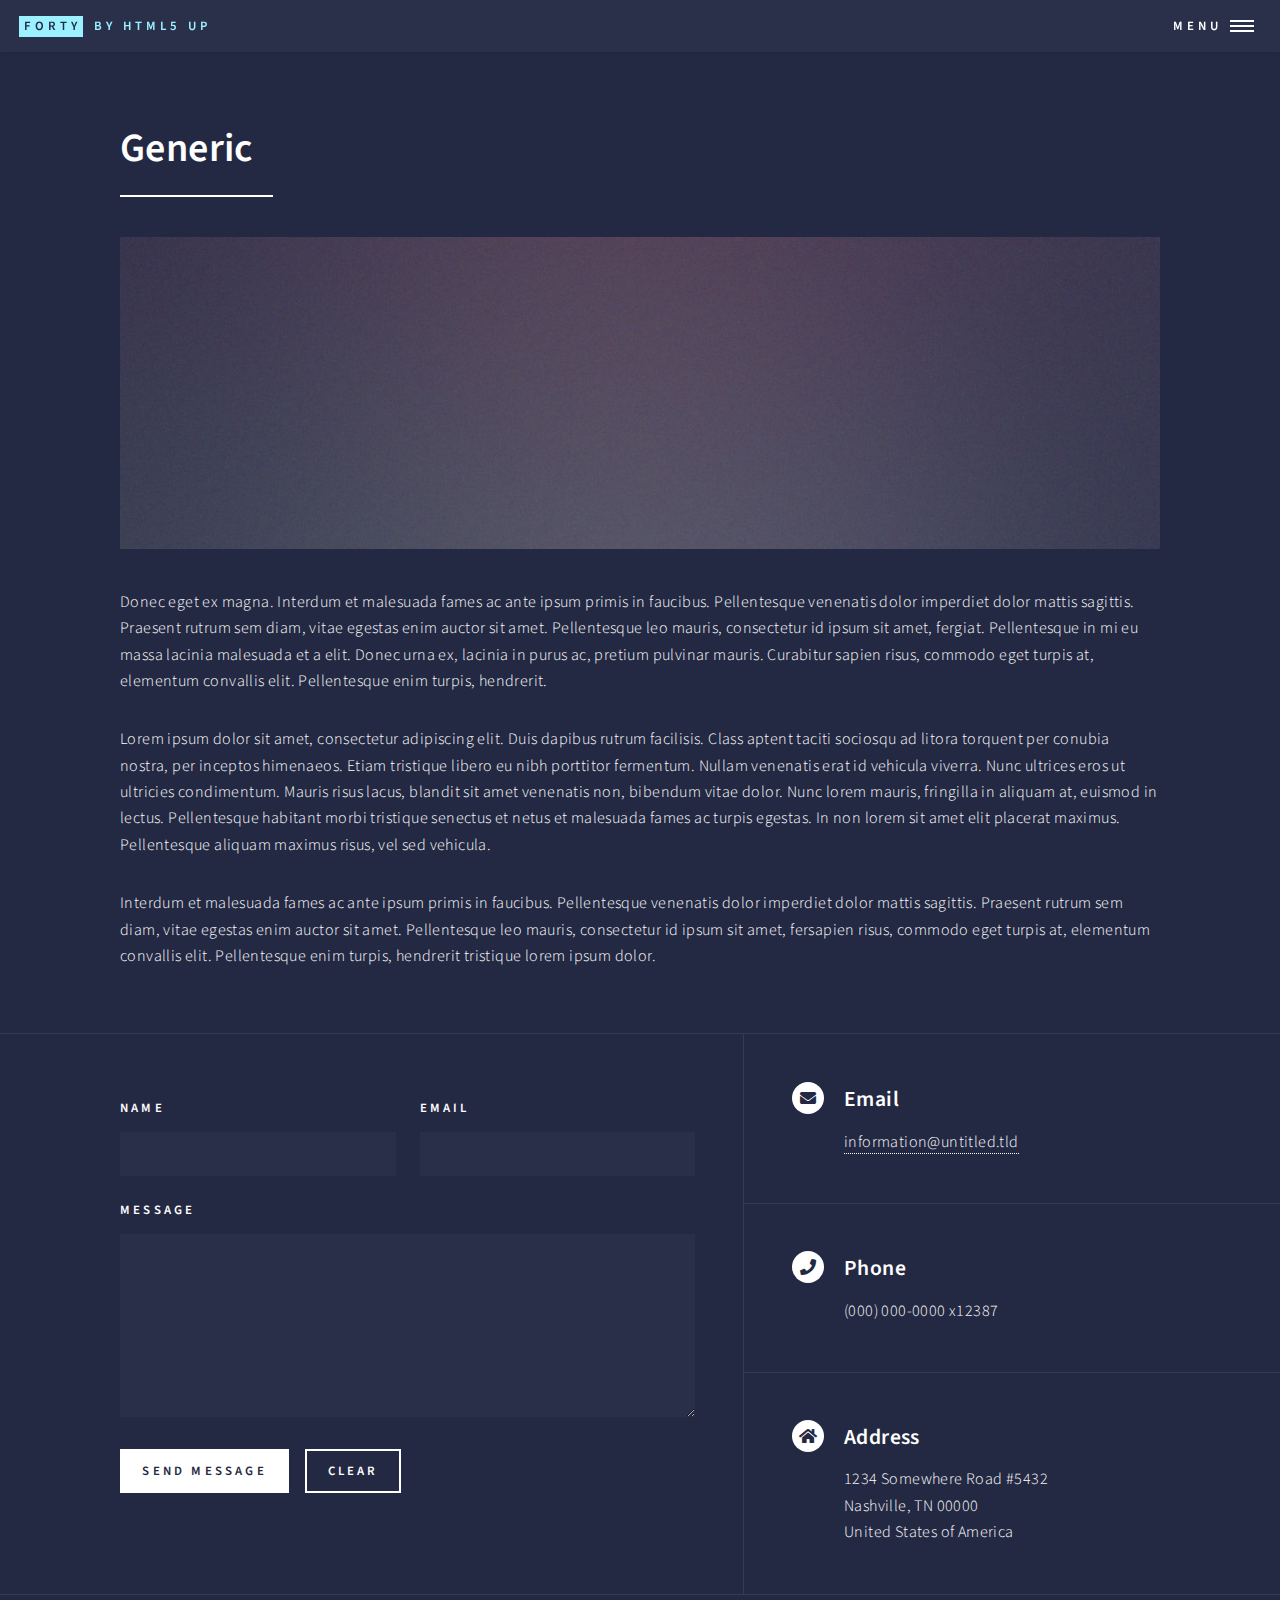
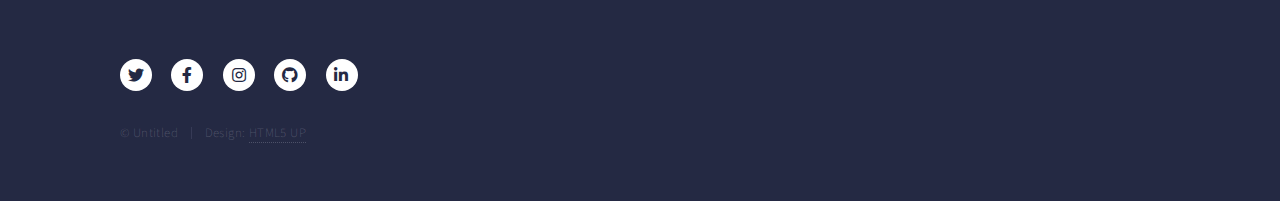
<file: html5up-forty/generic.html>
<!DOCTYPE HTML>
<!--
	Forty by HTML5 UP
	html5up.net | @ajlkn
	Free for personal and commercial use under the CCA 3.0 license (html5up.net/license)
-->
<html>
	<head>
		<title>Generic - Forty by HTML5 UP</title>
		<meta charset="utf-8" />
		<meta name="viewport" content="width=device-width, initial-scale=1, user-scalable=no" />
		<link rel="stylesheet" href="assets/css/main.css" />
		<noscript><link rel="stylesheet" href="assets/css/noscript.css" /></noscript>
	</head>
	<body class="is-preload">

		<!-- Wrapper -->
			<div id="wrapper">

				<!-- Header -->
					<header id="header">
						<a href="index.html" class="logo"><strong>Forty</strong> <span>by HTML5 UP</span></a>
						<nav>
							<a href="#menu">Menu</a>
						</nav>
					</header>

				<!-- Menu -->
					<nav id="menu">
						<ul class="links">
							<li><a href="index.html">Home</a></li>
							<li><a href="landing.html">Landing</a></li>
							<li><a href="generic.html">Generic</a></li>
							<li><a href="elements.html">Elements</a></li>
						</ul>
						<ul class="actions stacked">
							<li><a href="#" class="button primary fit">Get Started</a></li>
							<li><a href="#" class="button fit">Log In</a></li>
						</ul>
					</nav>

				<!-- Main -->
					<div id="main" class="alt">

						<!-- One -->
							<section id="one">
								<div class="inner">
									<header class="major">
										<h1>Generic</h1>
									</header>
									<span class="image main"><img src="images/pic11.jpg" alt="" /></span>
									<p>Donec eget ex magna. Interdum et malesuada fames ac ante ipsum primis in faucibus. Pellentesque venenatis dolor imperdiet dolor mattis sagittis. Praesent rutrum sem diam, vitae egestas enim auctor sit amet. Pellentesque leo mauris, consectetur id ipsum sit amet, fergiat. Pellentesque in mi eu massa lacinia malesuada et a elit. Donec urna ex, lacinia in purus ac, pretium pulvinar mauris. Curabitur sapien risus, commodo eget turpis at, elementum convallis elit. Pellentesque enim turpis, hendrerit.</p>
									<p>Lorem ipsum dolor sit amet, consectetur adipiscing elit. Duis dapibus rutrum facilisis. Class aptent taciti sociosqu ad litora torquent per conubia nostra, per inceptos himenaeos. Etiam tristique libero eu nibh porttitor fermentum. Nullam venenatis erat id vehicula viverra. Nunc ultrices eros ut ultricies condimentum. Mauris risus lacus, blandit sit amet venenatis non, bibendum vitae dolor. Nunc lorem mauris, fringilla in aliquam at, euismod in lectus. Pellentesque habitant morbi tristique senectus et netus et malesuada fames ac turpis egestas. In non lorem sit amet elit placerat maximus. Pellentesque aliquam maximus risus, vel sed vehicula.</p>
									<p>Interdum et malesuada fames ac ante ipsum primis in faucibus. Pellentesque venenatis dolor imperdiet dolor mattis sagittis. Praesent rutrum sem diam, vitae egestas enim auctor sit amet. Pellentesque leo mauris, consectetur id ipsum sit amet, fersapien risus, commodo eget turpis at, elementum convallis elit. Pellentesque enim turpis, hendrerit tristique lorem ipsum dolor.</p>
								</div>
							</section>

					</div>

				<!-- Contact -->
					<section id="contact">
						<div class="inner">
							<section>
								<form method="post" action="#">
									<div class="fields">
										<div class="field half">
											<label for="name">Name</label>
											<input type="text" name="name" id="name" />
										</div>
										<div class="field half">
											<label for="email">Email</label>
											<input type="text" name="email" id="email" />
										</div>
										<div class="field">
											<label for="message">Message</label>
											<textarea name="message" id="message" rows="6"></textarea>
										</div>
									</div>
									<ul class="actions">
										<li><input type="submit" value="Send Message" class="primary" /></li>
										<li><input type="reset" value="Clear" /></li>
									</ul>
								</form>
							</section>
							<section class="split">
								<section>
									<div class="contact-method">
										<span class="icon solid alt fa-envelope"></span>
										<h3>Email</h3>
										<a href="#">information@untitled.tld</a>
									</div>
								</section>
								<section>
									<div class="contact-method">
										<span class="icon solid alt fa-phone"></span>
										<h3>Phone</h3>
										<span>(000) 000-0000 x12387</span>
									</div>
								</section>
								<section>
									<div class="contact-method">
										<span class="icon solid alt fa-home"></span>
										<h3>Address</h3>
										<span>1234 Somewhere Road #5432<br />
										Nashville, TN 00000<br />
										United States of America</span>
									</div>
								</section>
							</section>
						</div>
					</section>

				<!-- Footer -->
					<footer id="footer">
						<div class="inner">
							<ul class="icons">
								<li><a href="#" class="icon brands alt fa-twitter"><span class="label">Twitter</span></a></li>
								<li><a href="#" class="icon brands alt fa-facebook-f"><span class="label">Facebook</span></a></li>
								<li><a href="#" class="icon brands alt fa-instagram"><span class="label">Instagram</span></a></li>
								<li><a href="#" class="icon brands alt fa-github"><span class="label">GitHub</span></a></li>
								<li><a href="#" class="icon brands alt fa-linkedin-in"><span class="label">LinkedIn</span></a></li>
							</ul>
							<ul class="copyright">
								<li>&copy; Untitled</li><li>Design: <a href="https://html5up.net">HTML5 UP</a></li>
							</ul>
						</div>
					</footer>

			</div>

		<!-- Scripts -->
			<script src="assets/js/jquery.min.js"></script>
			<script src="assets/js/jquery.scrolly.min.js"></script>
			<script src="assets/js/jquery.scrollex.min.js"></script>
			<script src="assets/js/browser.min.js"></script>
			<script src="assets/js/breakpoints.min.js"></script>
			<script src="assets/js/util.js"></script>
			<script src="assets/js/main.js"></script>

	</body>
</html>
</file>
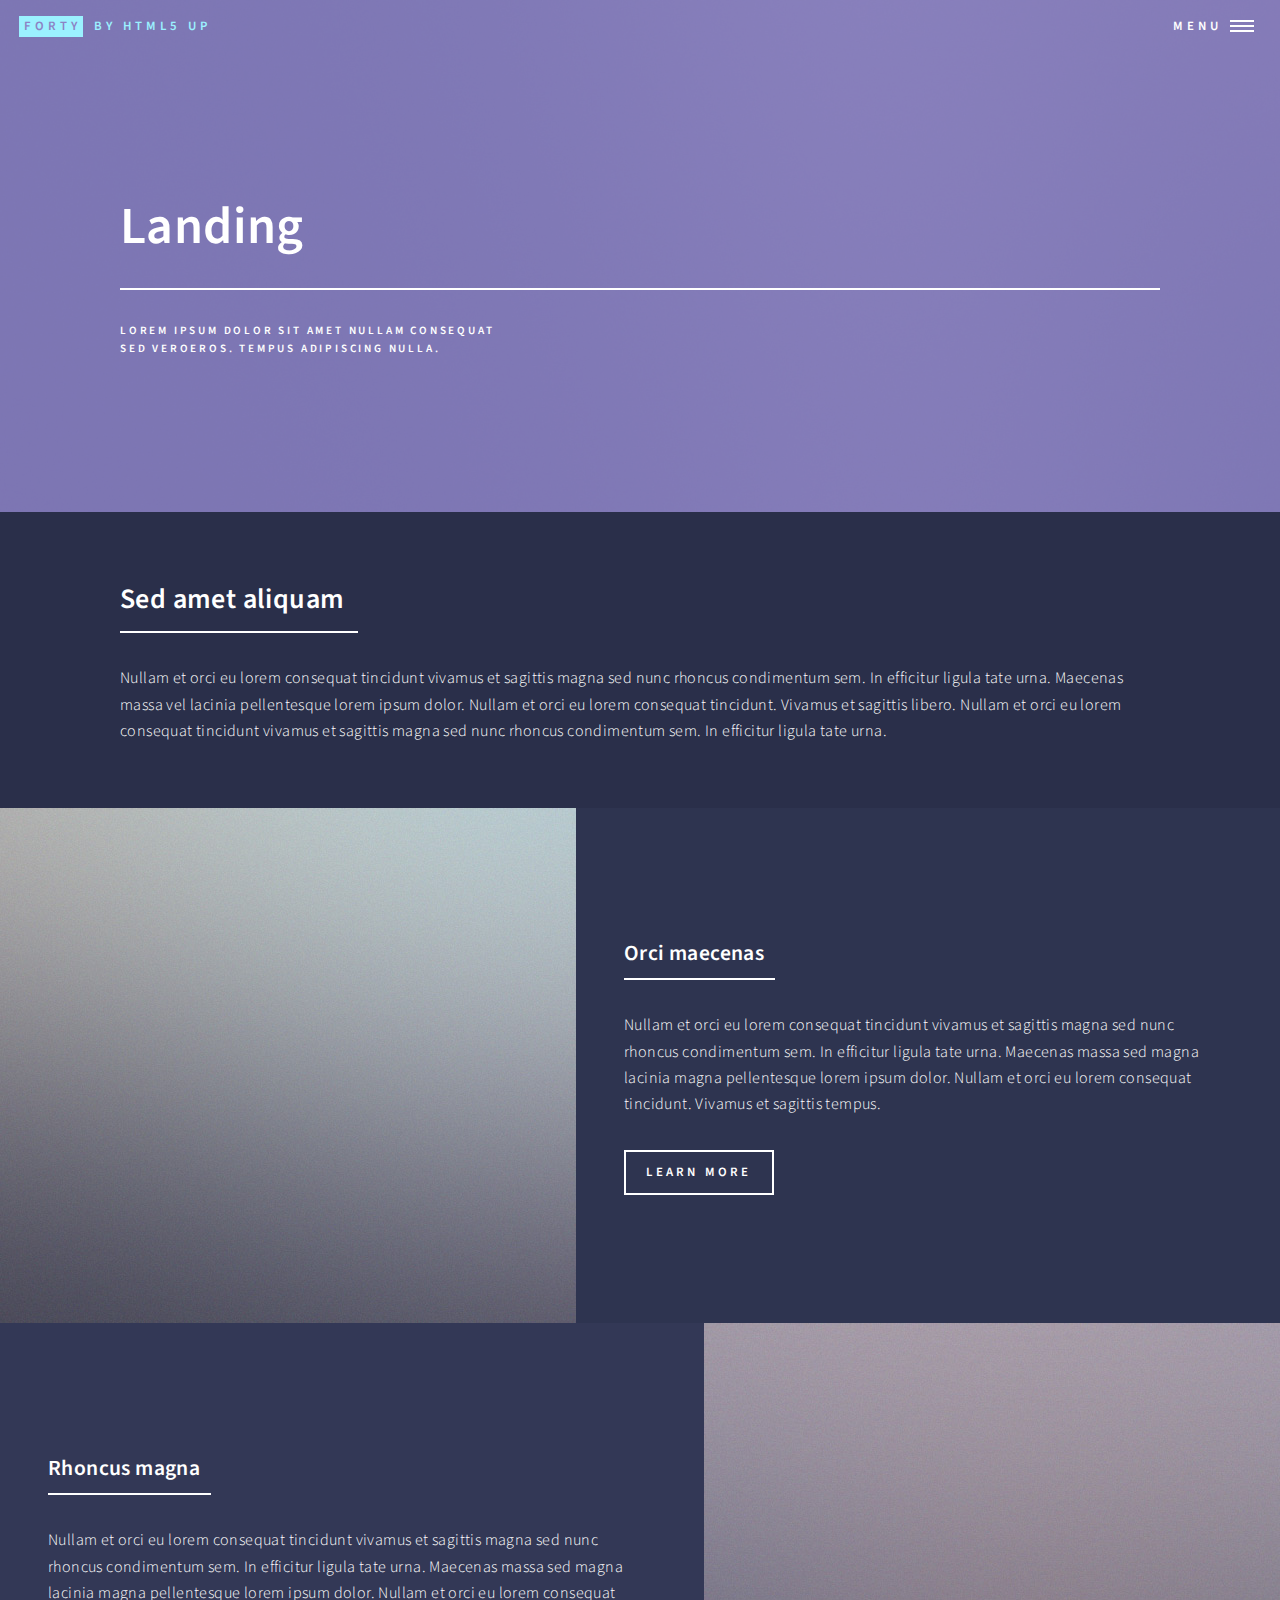
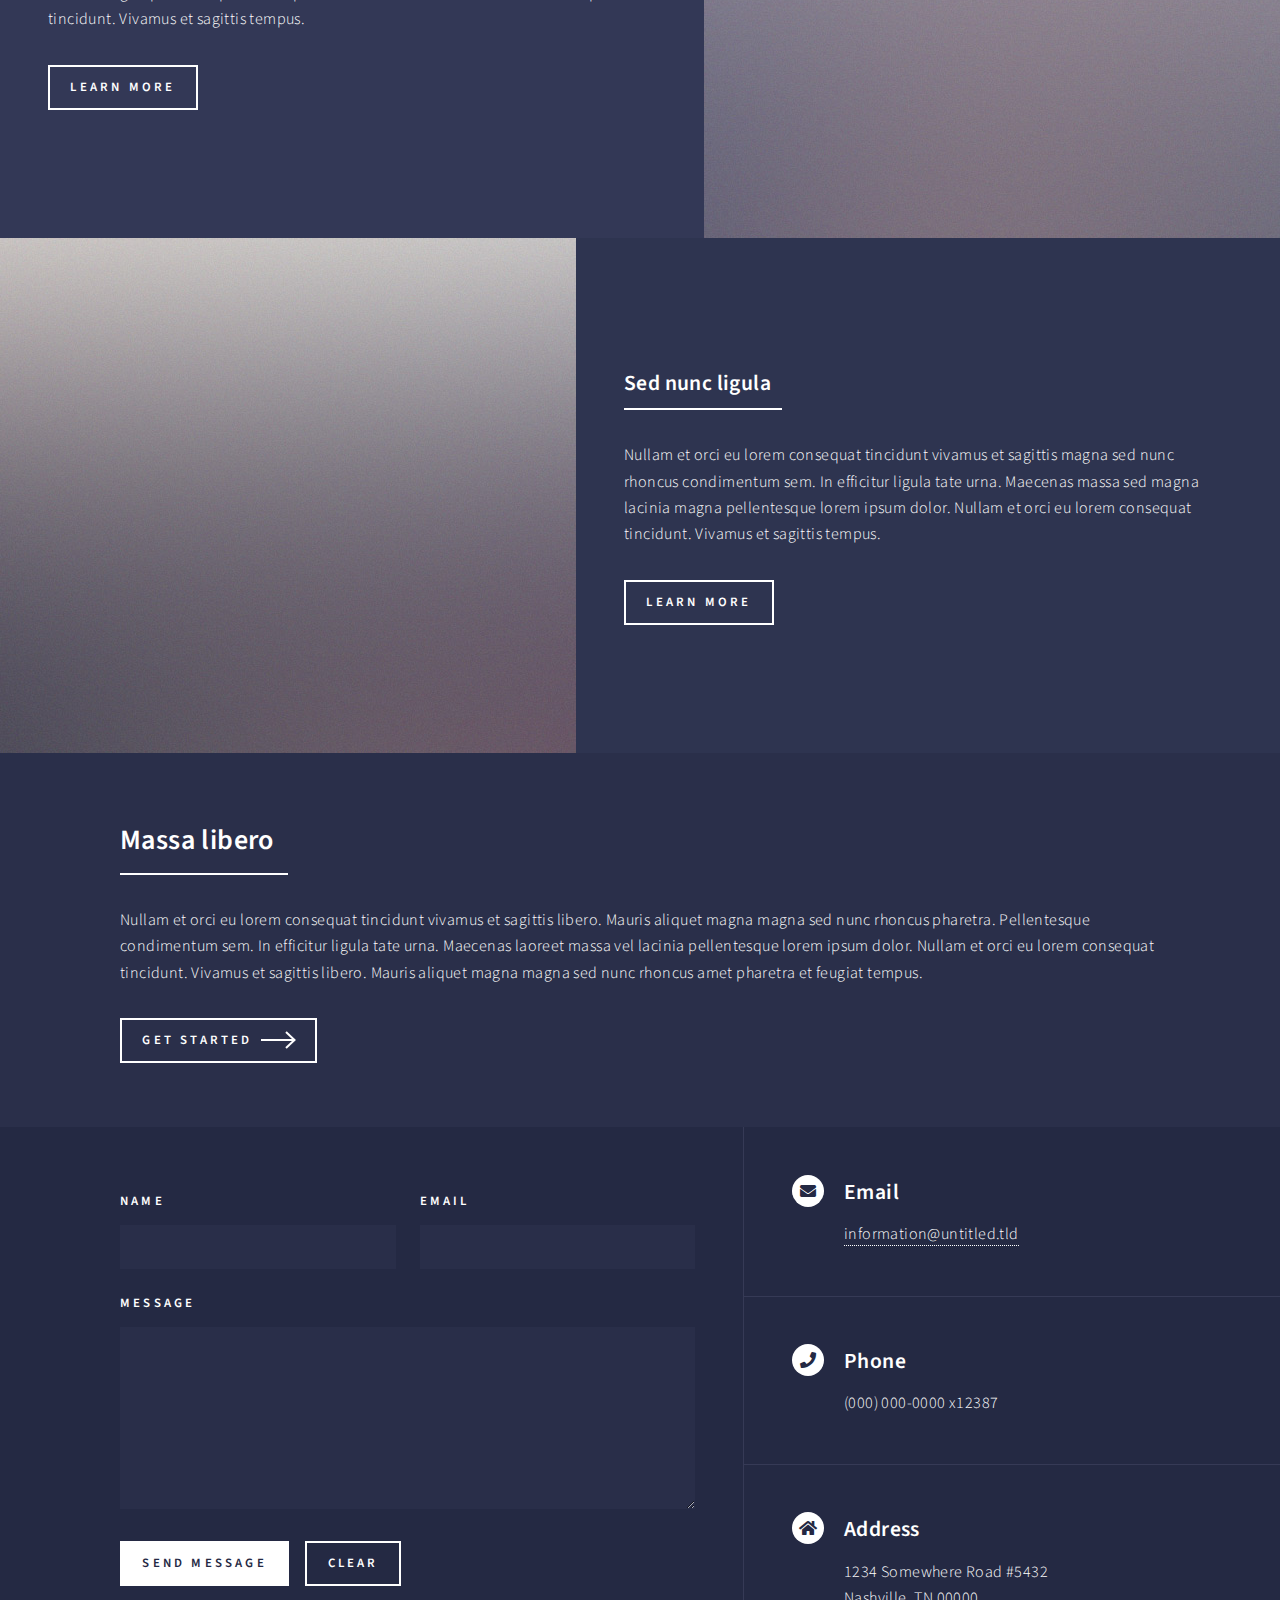
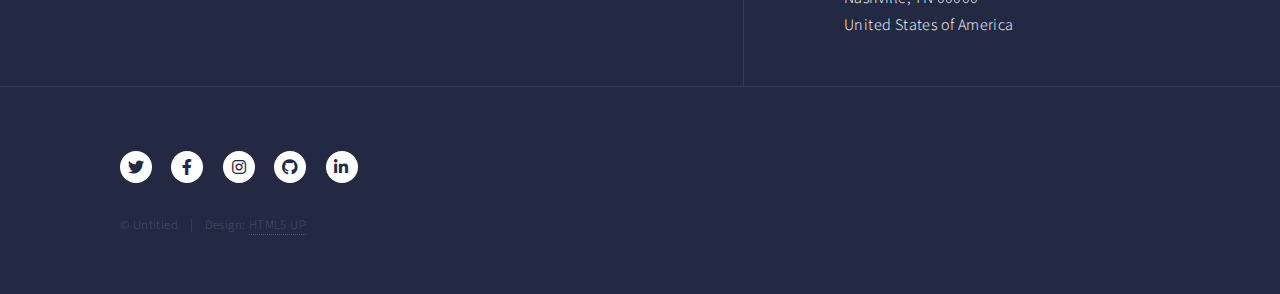
<file: html5up-forty/landing.html>
<!DOCTYPE HTML>
<!--
	Forty by HTML5 UP
	html5up.net | @ajlkn
	Free for personal and commercial use under the CCA 3.0 license (html5up.net/license)
-->
<html>
	<head>
		<title>Landing - Forty by HTML5 UP</title>
		<meta charset="utf-8" />
		<meta name="viewport" content="width=device-width, initial-scale=1, user-scalable=no" />
		<link rel="stylesheet" href="assets/css/main.css" />
		<noscript><link rel="stylesheet" href="assets/css/noscript.css" /></noscript>
	</head>
	<body class="is-preload">

		<!-- Wrapper -->
			<div id="wrapper">

				<!-- Header -->
				<!-- Note: The "styleN" class below should match that of the banner element. -->
					<header id="header" class="alt style2">
						<a href="index.html" class="logo"><strong>Forty</strong> <span>by HTML5 UP</span></a>
						<nav>
							<a href="#menu">Menu</a>
						</nav>
					</header>

				<!-- Menu -->
					<nav id="menu">
						<ul class="links">
							<li><a href="index.html">Home</a></li>
							<li><a href="landing.html">Landing</a></li>
							<li><a href="generic.html">Generic</a></li>
							<li><a href="elements.html">Elements</a></li>
						</ul>
						<ul class="actions stacked">
							<li><a href="#" class="button primary fit">Get Started</a></li>
							<li><a href="#" class="button fit">Log In</a></li>
						</ul>
					</nav>

				<!-- Banner -->
				<!-- Note: The "styleN" class below should match that of the header element. -->
					<section id="banner" class="style2">
						<div class="inner">
							<span class="image">
								<img src="images/pic07.jpg" alt="" />
							</span>
							<header class="major">
								<h1>Landing</h1>
							</header>
							<div class="content">
								<p>Lorem ipsum dolor sit amet nullam consequat<br />
								sed veroeros. tempus adipiscing nulla.</p>
							</div>
						</div>
					</section>

				<!-- Main -->
					<div id="main">

						<!-- One -->
							<section id="one">
								<div class="inner">
									<header class="major">
										<h2>Sed amet aliquam</h2>
									</header>
									<p>Nullam et orci eu lorem consequat tincidunt vivamus et sagittis magna sed nunc rhoncus condimentum sem. In efficitur ligula tate urna. Maecenas massa vel lacinia pellentesque lorem ipsum dolor. Nullam et orci eu lorem consequat tincidunt. Vivamus et sagittis libero. Nullam et orci eu lorem consequat tincidunt vivamus et sagittis magna sed nunc rhoncus condimentum sem. In efficitur ligula tate urna.</p>
								</div>
							</section>

						<!-- Two -->
							<section id="two" class="spotlights">
								<section>
									<a href="generic.html" class="image">
										<img src="images/pic08.jpg" alt="" data-position="center center" />
									</a>
									<div class="content">
										<div class="inner">
											<header class="major">
												<h3>Orci maecenas</h3>
											</header>
											<p>Nullam et orci eu lorem consequat tincidunt vivamus et sagittis magna sed nunc rhoncus condimentum sem. In efficitur ligula tate urna. Maecenas massa sed magna lacinia magna pellentesque lorem ipsum dolor. Nullam et orci eu lorem consequat tincidunt. Vivamus et sagittis tempus.</p>
											<ul class="actions">
												<li><a href="generic.html" class="button">Learn more</a></li>
											</ul>
										</div>
									</div>
								</section>
								<section>
									<a href="generic.html" class="image">
										<img src="images/pic09.jpg" alt="" data-position="top center" />
									</a>
									<div class="content">
										<div class="inner">
											<header class="major">
												<h3>Rhoncus magna</h3>
											</header>
											<p>Nullam et orci eu lorem consequat tincidunt vivamus et sagittis magna sed nunc rhoncus condimentum sem. In efficitur ligula tate urna. Maecenas massa sed magna lacinia magna pellentesque lorem ipsum dolor. Nullam et orci eu lorem consequat tincidunt. Vivamus et sagittis tempus.</p>
											<ul class="actions">
												<li><a href="generic.html" class="button">Learn more</a></li>
											</ul>
										</div>
									</div>
								</section>
								<section>
									<a href="generic.html" class="image">
										<img src="images/pic10.jpg" alt="" data-position="25% 25%" />
									</a>
									<div class="content">
										<div class="inner">
											<header class="major">
												<h3>Sed nunc ligula</h3>
											</header>
											<p>Nullam et orci eu lorem consequat tincidunt vivamus et sagittis magna sed nunc rhoncus condimentum sem. In efficitur ligula tate urna. Maecenas massa sed magna lacinia magna pellentesque lorem ipsum dolor. Nullam et orci eu lorem consequat tincidunt. Vivamus et sagittis tempus.</p>
											<ul class="actions">
												<li><a href="generic.html" class="button">Learn more</a></li>
											</ul>
										</div>
									</div>
								</section>
							</section>

						<!-- Three -->
							<section id="three">
								<div class="inner">
									<header class="major">
										<h2>Massa libero</h2>
									</header>
									<p>Nullam et orci eu lorem consequat tincidunt vivamus et sagittis libero. Mauris aliquet magna magna sed nunc rhoncus pharetra. Pellentesque condimentum sem. In efficitur ligula tate urna. Maecenas laoreet massa vel lacinia pellentesque lorem ipsum dolor. Nullam et orci eu lorem consequat tincidunt. Vivamus et sagittis libero. Mauris aliquet magna magna sed nunc rhoncus amet pharetra et feugiat tempus.</p>
									<ul class="actions">
										<li><a href="generic.html" class="button next">Get Started</a></li>
									</ul>
								</div>
							</section>

					</div>

				<!-- Contact -->
					<section id="contact">
						<div class="inner">
							<section>
								<form method="post" action="#">
									<div class="fields">
										<div class="field half">
											<label for="name">Name</label>
											<input type="text" name="name" id="name" />
										</div>
										<div class="field half">
											<label for="email">Email</label>
											<input type="text" name="email" id="email" />
										</div>
										<div class="field">
											<label for="message">Message</label>
											<textarea name="message" id="message" rows="6"></textarea>
										</div>
									</div>
									<ul class="actions">
										<li><input type="submit" value="Send Message" class="primary" /></li>
										<li><input type="reset" value="Clear" /></li>
									</ul>
								</form>
							</section>
							<section class="split">
								<section>
									<div class="contact-method">
										<span class="icon solid alt fa-envelope"></span>
										<h3>Email</h3>
										<a href="#">information@untitled.tld</a>
									</div>
								</section>
								<section>
									<div class="contact-method">
										<span class="icon solid alt fa-phone"></span>
										<h3>Phone</h3>
										<span>(000) 000-0000 x12387</span>
									</div>
								</section>
								<section>
									<div class="contact-method">
										<span class="icon solid alt fa-home"></span>
										<h3>Address</h3>
										<span>1234 Somewhere Road #5432<br />
										Nashville, TN 00000<br />
										United States of America</span>
									</div>
								</section>
							</section>
						</div>
					</section>

				<!-- Footer -->
					<footer id="footer">
						<div class="inner">
							<ul class="icons">
								<li><a href="#" class="icon brands alt fa-twitter"><span class="label">Twitter</span></a></li>
								<li><a href="#" class="icon brands alt fa-facebook-f"><span class="label">Facebook</span></a></li>
								<li><a href="#" class="icon brands alt fa-instagram"><span class="label">Instagram</span></a></li>
								<li><a href="#" class="icon brands alt fa-github"><span class="label">GitHub</span></a></li>
								<li><a href="#" class="icon brands alt fa-linkedin-in"><span class="label">LinkedIn</span></a></li>
							</ul>
							<ul class="copyright">
								<li>&copy; Untitled</li><li>Design: <a href="https://html5up.net">HTML5 UP</a></li>
							</ul>
						</div>
					</footer>

			</div>

		<!-- Scripts -->
			<script src="assets/js/jquery.min.js"></script>
			<script src="assets/js/jquery.scrolly.min.js"></script>
			<script src="assets/js/jquery.scrollex.min.js"></script>
			<script src="assets/js/browser.min.js"></script>
			<script src="assets/js/breakpoints.min.js"></script>
			<script src="assets/js/util.js"></script>
			<script src="assets/js/main.js"></script>

	</body>
</html>
</file>
<file: html5up-forty/assets/css/noscript.css>
/*
	Forty by HTML5 UP
	html5up.net | @ajlkn
	Free for personal and commercial use under the CCA 3.0 license (html5up.net/license)
*/

/* Banner */

	body.is-preload #banner:after {
		opacity: 0.85;
	}

	body.is-preload #banner > .inner {
		-moz-filter: none;
		-webkit-filter: none;
		-ms-filter: none;
		filter: none;
		-moz-transform: none;
		-webkit-transform: none;
		-ms-transform: none;
		transform: none;
		opacity: 1;
	}
</file>
<file: style.css>
* {
  box-sizing: border-box;
}

body {
  margin: 0;
  background-image: url("https://cdn.glitch.global/fb905861-dcfb-4c61-9db2-658f66a2a4db/seamless-white-interlaced-rounded-arc-patterned-background_53876-97975.webp?v=1673998756320");
}

.topnav {
	overflow: hidden;

}

.topnav a {
	float: right;
	display: block;
	text-align: center;
	padding: 16px 16px;

}


.intro {
  text-align: center;
  font-family: Monaco, monospace;
  padding: 10px;
  padding-top: 10px;
  margin-right: 100px;
  margin-left: 100px;
  font-size: 1.8em;
  border-radius: 55px;
  opacity: 0.85;
  background-color: #B5DDE9;

}

.intro:hover {
  box-shadow: rgba(0, 0, 0, 0.3) 2px 8px 8px -5px;
  transform: translate3d(0, 2px, 0);
}

.intro:focus {
  box-shadow: rgba(0, 0, 0, 0.3) 2px 8px 4px -6px;
}

.modules {
  padding: 30px;
  font-size: 1.3em;
  text-align: left;
  font-family: Helvetica, sans-serif;

}



.module {
  text-align: left;
  padding: 25px;
  margin-top: 35px;
  float: left;
  width: 100%;
  border-radius: 55px;
  background-color: #B5DDE9;
  opacity: 0.85;
}

.module:hover {
  box-shadow: rgba(0, 0, 0, 0.3) 2px 8px 8px -5px;
  transform: translate3d(0, 2px, 0);
}

.module:focus {
  box-shadow: rgba(0, 0, 0, 0.3) 2px 8px 4px -6px;
}

.mod h3 {
  font-family: Monaco, monospace;
  font-size: 1.5em;
}

.mod p {
  overflow: hidden;
}

#pics {
  float: left;
  margin-right: 10px;
  margin-top: 20px;
  border: 5px solid;
  border-color: rgb(168 162 158);
  width: 400px;
}

a {
  align-self: center;
  background-color: #fff;
  background-image: none;
  background-position: 0 90%;
  background-repeat: repeat no-repeat;
  background-size: 4px 3px;
  border-radius: 15px 225px 255px 15px 15px 255px 225px 15px;
  border-style: solid;
  border-width: 2px;
  box-shadow: rgba(0, 0, 0, 0.2) 15px 28px 25px -18px;
  box-sizing: border-box;
  color: #41403e;
  cursor: pointer;
  display: inline-block;
  font-family: Neucha, sans-serif;
  font-size: 1rem;
  line-height: 23px;
  outline: none;
  padding: 0.75rem;
  text-decoration: none;
  transition: all 235ms ease-in-out;
  border-bottom-left-radius: 15px 255px;
  border-bottom-right-radius: 225px 15px;
  border-top-left-radius: 255px 15px;
  border-top-right-radius: 15px 225px;
  user-select: none;
  -webkit-user-select: none;
  touch-action: manipulation;
}

a:hover {
  box-shadow: rgba(0, 0, 0, 0.3) 2px 8px 8px -5px;
  transform: translate3d(0, 2px, 0);
}

a:focus {
  box-shadow: rgba(0, 0, 0, 0.3) 2px 8px 4px -6px;
}
</file>
<file: html5up-forty/assets/css/main.css>
@import url(fontawesome-all.min.css);
@import url("https://fonts.googleapis.com/css?family=Source+Sans+Pro:300,300italic,600,600italic");

/*
	Forty by HTML5 UP
	html5up.net | @ajlkn
	Free for personal and commercial use under the CCA 3.0 license (html5up.net/license)
*/

html, body, div, span, applet, object,
iframe, h1, h2, h3, h4, h5, h6, p, blockquote,
pre, a, abbr, acronym, address, big, cite,
code, del, dfn, em, img, ins, kbd, q, s, samp,
small, strike, strong, sub, sup, tt, var, b,
u, i, center, dl, dt, dd, ol, ul, li, fieldset,
form, label, legend, table, caption, tbody,
tfoot, thead, tr, th, td, article, aside,
canvas, details, embed, figure, figcaption,
footer, header, hgroup, menu, nav, output, ruby,
section, summary, time, mark, audio, video {
	margin: 0;
	padding: 0;
	border: 0;
	font-size: 100%;
	font: inherit;
	vertical-align: baseline;}

article, aside, details, figcaption, figure,
footer, header, hgroup, menu, nav, section {
	display: block;}

body {
	line-height: 1;
}

ol, ul {
	list-style: none;
}

blockquote, q {
	quotes: none;
}

	blockquote:before, blockquote:after, q:before, q:after {
		content: '';
		content: none;
	}

table {
	border-collapse: collapse;
	border-spacing: 0;
}

body {
	-webkit-text-size-adjust: none;
}

mark {
	background-color: transparent;
	color: inherit;
}

input::-moz-focus-inner {
	border: 0;
	padding: 0;
}

input, select, textarea {
	-moz-appearance: none;
	-webkit-appearance: none;
	-ms-appearance: none;
	appearance: none;
}

/* Basic */

	@-ms-viewport {
		width: device-width;
	}

	body {
		-ms-overflow-style: scrollbar;
	}

	@media screen and (max-width: 480px) {

		html, body {
			min-width: 320px;
		}

	}

	html {
		box-sizing: border-box;
	}

	*, *:before, *:after {
		box-sizing: inherit;
	}

	body {
		background: #242943;
	}

		body.is-preload *, body.is-preload *:before, body.is-preload *:after {
			-moz-animation: none !important;
			-webkit-animation: none !important;
			-ms-animation: none !important;
			animation: none !important;
			-moz-transition: none !important;
			-webkit-transition: none !important;
			-ms-transition: none !important;
			transition: none !important;
		}

/* Type */

	body, input, select, textarea {
		color: #ffffff;
		font-family: "Source Sans Pro", Helvetica, sans-serif;
		font-size: 17pt;
		font-weight: 300;
		letter-spacing: 0.025em;
		line-height: 1.65;
	}

		@media screen and (max-width: 1680px) {

			body, input, select, textarea {
				font-size: 14pt;
			}

		}

		@media screen and (max-width: 1280px) {

			body, input, select, textarea {
				font-size: 12pt;
			}

		}

		@media screen and (max-width: 360px) {

			body, input, select, textarea {
				font-size: 11pt;
			}

		}

	a {
		-moz-transition: color 0.2s ease-in-out, border-bottom-color 0.2s ease-in-out;
		-webkit-transition: color 0.2s ease-in-out, border-bottom-color 0.2s ease-in-out;
		-ms-transition: color 0.2s ease-in-out, border-bottom-color 0.2s ease-in-out;
		transition: color 0.2s ease-in-out, border-bottom-color 0.2s ease-in-out;
		border-bottom: dotted 1px;
		color: inherit;
		text-decoration: none;
	}

		a:hover {
			border-bottom-color: transparent;
			color: #9bf1ff !important;
		}

		a:active {
			color: #53e3fb !important;
		}

	strong, b {
		color: #ffffff;
		font-weight: 600;
	}

	em, i {
		font-style: italic;
	}

	p {
		margin: 0 0 2em 0;
	}

	h1, h2, h3, h4, h5, h6 {
		color: #ffffff;
		font-weight: 600;
		line-height: 1.65;
		margin: 0 0 1em 0;
	}

		h1 a, h2 a, h3 a, h4 a, h5 a, h6 a {
			color: inherit;
			border-bottom: 0;
		}

	h1 {
		font-size: 2.5em;
	}

	h2 {
		font-size: 1.75em;
	}

	h3 {
		font-size: 1.35em;
	}

	h4 {
		font-size: 1.1em;
	}

	h5 {
		font-size: 0.9em;
	}

	h6 {
		font-size: 0.7em;
	}

	@media screen and (max-width: 736px) {

		h1 {
			font-size: 2em;
		}

		h2 {
			font-size: 1.5em;
		}

		h3 {
			font-size: 1.25em;
		}

	}

	sub {
		font-size: 0.8em;
		position: relative;
		top: 0.5em;
	}

	sup {
		font-size: 0.8em;
		position: relative;
		top: -0.5em;
	}

	blockquote {
		border-left: solid 4px rgba(212, 212, 255, 0.1);
		font-style: italic;
		margin: 0 0 2em 0;
		padding: 0.5em 0 0.5em 2em;
	}

	code {
		background: rgba(212, 212, 255, 0.035);
		font-family: "Courier New", monospace;
		font-size: 0.9em;
		margin: 0 0.25em;
		padding: 0.25em 0.65em;
	}

	pre {
		-webkit-overflow-scrolling: touch;
		font-family: "Courier New", monospace;
		font-size: 0.9em;
		margin: 0 0 2em 0;
	}

		pre code {
			display: block;
			line-height: 1.75;
			padding: 1em 1.5em;
			overflow-x: auto;
		}

	hr {
		border: 0;
		border-bottom: solid 1px rgba(212, 212, 255, 0.1);
		margin: 2em 0;
	}

		hr.major {
			margin: 3em 0;
		}

	.align-left {
		text-align: left;
	}

	.align-center {
		text-align: center;
	}

	.align-right {
		text-align: right;
	}

/* Row */

	.row {
		display: flex;
		flex-wrap: wrap;
		box-sizing: border-box;
		align-items: stretch;
	}

		.row > * {
			box-sizing: border-box;
		}

		.row.gtr-uniform > * > :last-child {
			margin-bottom: 0;
		}

		.row.aln-left {
			justify-content: flex-start;
		}

		.row.aln-center {
			justify-content: center;
		}

		.row.aln-right {
			justify-content: flex-end;
		}

		.row.aln-top {
			align-items: flex-start;
		}

		.row.aln-middle {
			align-items: center;
		}

		.row.aln-bottom {
			align-items: flex-end;
		}

		.row > .imp {
			order: -1;
		}

		.row > .col-1 {
			width: 8.33333%;
		}

		.row > .off-1 {
			margin-left: 8.33333%;
		}

		.row > .col-2 {
			width: 16.66667%;
		}

		.row > .off-2 {
			margin-left: 16.66667%;
		}

		.row > .col-3 {
			width: 25%;
		}

		.row > .off-3 {
			margin-left: 25%;
		}

		.row > .col-4 {
			width: 33.33333%;
		}

		.row > .off-4 {
			margin-left: 33.33333%;
		}

		.row > .col-5 {
			width: 41.66667%;
		}

		.row > .off-5 {
			margin-left: 41.66667%;
		}

		.row > .col-6 {
			width: 50%;
		}

		.row > .off-6 {
			margin-left: 50%;
		}

		.row > .col-7 {
			width: 58.33333%;
		}

		.row > .off-7 {
			margin-left: 58.33333%;
		}

		.row > .col-8 {
			width: 66.66667%;
		}

		.row > .off-8 {
			margin-left: 66.66667%;
		}

		.row > .col-9 {
			width: 75%;
		}

		.row > .off-9 {
			margin-left: 75%;
		}

		.row > .col-10 {
			width: 83.33333%;
		}

		.row > .off-10 {
			margin-left: 83.33333%;
		}

		.row > .col-11 {
			width: 91.66667%;
		}

		.row > .off-11 {
			margin-left: 91.66667%;
		}

		.row > .col-12 {
			width: 100%;
		}

		.row > .off-12 {
			margin-left: 100%;
		}

		.row.gtr-0 {
			margin-top: 0;
			margin-left: 0em;
		}

			.row.gtr-0 > * {
				padding: 0 0 0 0em;
			}

			.row.gtr-0.gtr-uniform {
				margin-top: 0em;
			}

				.row.gtr-0.gtr-uniform > * {
					padding-top: 0em;
				}

		.row.gtr-25 {
			margin-top: 0;
			margin-left: -0.5em;
		}

			.row.gtr-25 > * {
				padding: 0 0 0 0.5em;
			}

			.row.gtr-25.gtr-uniform {
				margin-top: -0.5em;
			}

				.row.gtr-25.gtr-uniform > * {
					padding-top: 0.5em;
				}

		.row.gtr-50 {
			margin-top: 0;
			margin-left: -1em;
		}

			.row.gtr-50 > * {
				padding: 0 0 0 1em;
			}

			.row.gtr-50.gtr-uniform {
				margin-top: -1em;
			}

				.row.gtr-50.gtr-uniform > * {
					padding-top: 1em;
				}

		.row {
			margin-top: 0;
			margin-left: -2em;
		}

			.row > * {
				padding: 0 0 0 2em;
			}

			.row.gtr-uniform {
				margin-top: -2em;
			}

				.row.gtr-uniform > * {
					padding-top: 2em;
				}

		.row.gtr-150 {
			margin-top: 0;
			margin-left: -3em;
		}

			.row.gtr-150 > * {
				padding: 0 0 0 3em;
			}

			.row.gtr-150.gtr-uniform {
				margin-top: -3em;
			}

				.row.gtr-150.gtr-uniform > * {
					padding-top: 3em;
				}

		.row.gtr-200 {
			margin-top: 0;
			margin-left: -4em;
		}

			.row.gtr-200 > * {
				padding: 0 0 0 4em;
			}

			.row.gtr-200.gtr-uniform {
				margin-top: -4em;
			}

				.row.gtr-200.gtr-uniform > * {
					padding-top: 4em;
				}

		@media screen and (max-width: 1680px) {

			.row {
				display: flex;
				flex-wrap: wrap;
				box-sizing: border-box;
				align-items: stretch;
			}

				.row > * {
					box-sizing: border-box;
				}

				.row.gtr-uniform > * > :last-child {
					margin-bottom: 0;
				}

				.row.aln-left {
					justify-content: flex-start;
				}

				.row.aln-center {
					justify-content: center;
				}

				.row.aln-right {
					justify-content: flex-end;
				}

				.row.aln-top {
					align-items: flex-start;
				}

				.row.aln-middle {
					align-items: center;
				}

				.row.aln-bottom {
					align-items: flex-end;
				}

				.row > .imp-xlarge {
					order: -1;
				}

				.row > .col-1-xlarge {
					width: 8.33333%;
				}

				.row > .off-1-xlarge {
					margin-left: 8.33333%;
				}

				.row > .col-2-xlarge {
					width: 16.66667%;
				}

				.row > .off-2-xlarge {
					margin-left: 16.66667%;
				}

				.row > .col-3-xlarge {
					width: 25%;
				}

				.row > .off-3-xlarge {
					margin-left: 25%;
				}

				.row > .col-4-xlarge {
					width: 33.33333%;
				}

				.row > .off-4-xlarge {
					margin-left: 33.33333%;
				}

				.row > .col-5-xlarge {
					width: 41.66667%;
				}

				.row > .off-5-xlarge {
					margin-left: 41.66667%;
				}

				.row > .col-6-xlarge {
					width: 50%;
				}

				.row > .off-6-xlarge {
					margin-left: 50%;
				}

				.row > .col-7-xlarge {
					width: 58.33333%;
				}

				.row > .off-7-xlarge {
					margin-left: 58.33333%;
				}

				.row > .col-8-xlarge {
					width: 66.66667%;
				}

				.row > .off-8-xlarge {
					margin-left: 66.66667%;
				}

				.row > .col-9-xlarge {
					width: 75%;
				}

				.row > .off-9-xlarge {
					margin-left: 75%;
				}

				.row > .col-10-xlarge {
					width: 83.33333%;
				}

				.row > .off-10-xlarge {
					margin-left: 83.33333%;
				}

				.row > .col-11-xlarge {
					width: 91.66667%;
				}

				.row > .off-11-xlarge {
					margin-left: 91.66667%;
				}

				.row > .col-12-xlarge {
					width: 100%;
				}

				.row > .off-12-xlarge {
					margin-left: 100%;
				}

				.row.gtr-0 {
					margin-top: 0;
					margin-left: 0em;
				}

					.row.gtr-0 > * {
						padding: 0 0 0 0em;
					}

					.row.gtr-0.gtr-uniform {
						margin-top: 0em;
					}

						.row.gtr-0.gtr-uniform > * {
							padding-top: 0em;
						}

				.row.gtr-25 {
					margin-top: 0;
					margin-left: -0.5em;
				}

					.row.gtr-25 > * {
						padding: 0 0 0 0.5em;
					}

					.row.gtr-25.gtr-uniform {
						margin-top: -0.5em;
					}

						.row.gtr-25.gtr-uniform > * {
							padding-top: 0.5em;
						}

				.row.gtr-50 {
					margin-top: 0;
					margin-left: -1em;
				}

					.row.gtr-50 > * {
						padding: 0 0 0 1em;
					}

					.row.gtr-50.gtr-uniform {
						margin-top: -1em;
					}

						.row.gtr-50.gtr-uniform > * {
							padding-top: 1em;
						}

				.row {
					margin-top: 0;
					margin-left: -2em;
				}

					.row > * {
						padding: 0 0 0 2em;
					}

					.row.gtr-uniform {
						margin-top: -2em;
					}

						.row.gtr-uniform > * {
							padding-top: 2em;
						}

				.row.gtr-150 {
					margin-top: 0;
					margin-left: -3em;
				}

					.row.gtr-150 > * {
						padding: 0 0 0 3em;
					}

					.row.gtr-150.gtr-uniform {
						margin-top: -3em;
					}

						.row.gtr-150.gtr-uniform > * {
							padding-top: 3em;
						}

				.row.gtr-200 {
					margin-top: 0;
					margin-left: -4em;
				}

					.row.gtr-200 > * {
						padding: 0 0 0 4em;
					}

					.row.gtr-200.gtr-uniform {
						margin-top: -4em;
					}

						.row.gtr-200.gtr-uniform > * {
							padding-top: 4em;
						}

		}

		@media screen and (max-width: 1280px) {

			.row {
				display: flex;
				flex-wrap: wrap;
				box-sizing: border-box;
				align-items: stretch;
			}

				.row > * {
					box-sizing: border-box;
				}

				.row.gtr-uniform > * > :last-child {
					margin-bottom: 0;
				}

				.row.aln-left {
					justify-content: flex-start;
				}

				.row.aln-center {
					justify-content: center;
				}

				.row.aln-right {
					justify-content: flex-end;
				}

				.row.aln-top {
					align-items: flex-start;
				}

				.row.aln-middle {
					align-items: center;
				}

				.row.aln-bottom {
					align-items: flex-end;
				}

				.row > .imp-large {
					order: -1;
				}

				.row > .col-1-large {
					width: 8.33333%;
				}

				.row > .off-1-large {
					margin-left: 8.33333%;
				}

				.row > .col-2-large {
					width: 16.66667%;
				}

				.row > .off-2-large {
					margin-left: 16.66667%;
				}

				.row > .col-3-large {
					width: 25%;
				}

				.row > .off-3-large {
					margin-left: 25%;
				}

				.row > .col-4-large {
					width: 33.33333%;
				}

				.row > .off-4-large {
					margin-left: 33.33333%;
				}

				.row > .col-5-large {
					width: 41.66667%;
				}

				.row > .off-5-large {
					margin-left: 41.66667%;
				}

				.row > .col-6-large {
					width: 50%;
				}

				.row > .off-6-large {
					margin-left: 50%;
				}

				.row > .col-7-large {
					width: 58.33333%;
				}

				.row > .off-7-large {
					margin-left: 58.33333%;
				}

				.row > .col-8-large {
					width: 66.66667%;
				}

				.row > .off-8-large {
					margin-left: 66.66667%;
				}

				.row > .col-9-large {
					width: 75%;
				}

				.row > .off-9-large {
					margin-left: 75%;
				}

				.row > .col-10-large {
					width: 83.33333%;
				}

				.row > .off-10-large {
					margin-left: 83.33333%;
				}

				.row > .col-11-large {
					width: 91.66667%;
				}

				.row > .off-11-large {
					margin-left: 91.66667%;
				}

				.row > .col-12-large {
					width: 100%;
				}

				.row > .off-12-large {
					margin-left: 100%;
				}

				.row.gtr-0 {
					margin-top: 0;
					margin-left: 0em;
				}

					.row.gtr-0 > * {
						padding: 0 0 0 0em;
					}

					.row.gtr-0.gtr-uniform {
						margin-top: 0em;
					}

						.row.gtr-0.gtr-uniform > * {
							padding-top: 0em;
						}

				.row.gtr-25 {
					margin-top: 0;
					margin-left: -0.375em;
				}

					.row.gtr-25 > * {
						padding: 0 0 0 0.375em;
					}

					.row.gtr-25.gtr-uniform {
						margin-top: -0.375em;
					}

						.row.gtr-25.gtr-uniform > * {
							padding-top: 0.375em;
						}

				.row.gtr-50 {
					margin-top: 0;
					margin-left: -0.75em;
				}

					.row.gtr-50 > * {
						padding: 0 0 0 0.75em;
					}

					.row.gtr-50.gtr-uniform {
						margin-top: -0.75em;
					}

						.row.gtr-50.gtr-uniform > * {
							padding-top: 0.75em;
						}

				.row {
					margin-top: 0;
					margin-left: -1.5em;
				}

					.row > * {
						padding: 0 0 0 1.5em;
					}

					.row.gtr-uniform {
						margin-top: -1.5em;
					}

						.row.gtr-uniform > * {
							padding-top: 1.5em;
						}

				.row.gtr-150 {
					margin-top: 0;
					margin-left: -2.25em;
				}

					.row.gtr-150 > * {
						padding: 0 0 0 2.25em;
					}

					.row.gtr-150.gtr-uniform {
						margin-top: -2.25em;
					}

						.row.gtr-150.gtr-uniform > * {
							padding-top: 2.25em;
						}

				.row.gtr-200 {
					margin-top: 0;
					margin-left: -3em;
				}

					.row.gtr-200 > * {
						padding: 0 0 0 3em;
					}

					.row.gtr-200.gtr-uniform {
						margin-top: -3em;
					}

						.row.gtr-200.gtr-uniform > * {
							padding-top: 3em;
						}

		}

		@media screen and (max-width: 980px) {

			.row {
				display: flex;
				flex-wrap: wrap;
				box-sizing: border-box;
				align-items: stretch;
			}

				.row > * {
					box-sizing: border-box;
				}

				.row.gtr-uniform > * > :last-child {
					margin-bottom: 0;
				}

				.row.aln-left {
					justify-content: flex-start;
				}

				.row.aln-center {
					justify-content: center;
				}

				.row.aln-right {
					justify-content: flex-end;
				}

				.row.aln-top {
					align-items: flex-start;
				}

				.row.aln-middle {
					align-items: center;
				}

				.row.aln-bottom {
					align-items: flex-end;
				}

				.row > .imp-medium {
					order: -1;
				}

				.row > .col-1-medium {
					width: 8.33333%;
				}

				.row > .off-1-medium {
					margin-left: 8.33333%;
				}

				.row > .col-2-medium {
					width: 16.66667%;
				}

				.row > .off-2-medium {
					margin-left: 16.66667%;
				}

				.row > .col-3-medium {
					width: 25%;
				}

				.row > .off-3-medium {
					margin-left: 25%;
				}

				.row > .col-4-medium {
					width: 33.33333%;
				}

				.row > .off-4-medium {
					margin-left: 33.33333%;
				}

				.row > .col-5-medium {
					width: 41.66667%;
				}

				.row > .off-5-medium {
					margin-left: 41.66667%;
				}

				.row > .col-6-medium {
					width: 50%;
				}

				.row > .off-6-medium {
					margin-left: 50%;
				}

				.row > .col-7-medium {
					width: 58.33333%;
				}

				.row > .off-7-medium {
					margin-left: 58.33333%;
				}

				.row > .col-8-medium {
					width: 66.66667%;
				}

				.row > .off-8-medium {
					margin-left: 66.66667%;
				}

				.row > .col-9-medium {
					width: 75%;
				}

				.row > .off-9-medium {
					margin-left: 75%;
				}

				.row > .col-10-medium {
					width: 83.33333%;
				}

				.row > .off-10-medium {
					margin-left: 83.33333%;
				}

				.row > .col-11-medium {
					width: 91.66667%;
				}

				.row > .off-11-medium {
					margin-left: 91.66667%;
				}

				.row > .col-12-medium {
					width: 100%;
				}

				.row > .off-12-medium {
					margin-left: 100%;
				}

				.row.gtr-0 {
					margin-top: 0;
					margin-left: 0em;
				}

					.row.gtr-0 > * {
						padding: 0 0 0 0em;
					}

					.row.gtr-0.gtr-uniform {
						margin-top: 0em;
					}

						.row.gtr-0.gtr-uniform > * {
							padding-top: 0em;
						}

				.row.gtr-25 {
					margin-top: 0;
					margin-left: -0.375em;
				}

					.row.gtr-25 > * {
						padding: 0 0 0 0.375em;
					}

					.row.gtr-25.gtr-uniform {
						margin-top: -0.375em;
					}

						.row.gtr-25.gtr-uniform > * {
							padding-top: 0.375em;
						}

				.row.gtr-50 {
					margin-top: 0;
					margin-left: -0.75em;
				}

					.row.gtr-50 > * {
						padding: 0 0 0 0.75em;
					}

					.row.gtr-50.gtr-uniform {
						margin-top: -0.75em;
					}

						.row.gtr-50.gtr-uniform > * {
							padding-top: 0.75em;
						}

				.row {
					margin-top: 0;
					margin-left: -1.5em;
				}

					.row > * {
						padding: 0 0 0 1.5em;
					}

					.row.gtr-uniform {
						margin-top: -1.5em;
					}

						.row.gtr-uniform > * {
							padding-top: 1.5em;
						}

				.row.gtr-150 {
					margin-top: 0;
					margin-left: -2.25em;
				}

					.row.gtr-150 > * {
						padding: 0 0 0 2.25em;
					}

					.row.gtr-150.gtr-uniform {
						margin-top: -2.25em;
					}

						.row.gtr-150.gtr-uniform > * {
							padding-top: 2.25em;
						}

				.row.gtr-200 {
					margin-top: 0;
					margin-left: -3em;
				}

					.row.gtr-200 > * {
						padding: 0 0 0 3em;
					}

					.row.gtr-200.gtr-uniform {
						margin-top: -3em;
					}

						.row.gtr-200.gtr-uniform > * {
							padding-top: 3em;
						}

		}

		@media screen and (max-width: 736px) {

			.row {
				display: flex;
				flex-wrap: wrap;
				box-sizing: border-box;
				align-items: stretch;
			}

				.row > * {
					box-sizing: border-box;
				}

				.row.gtr-uniform > * > :last-child {
					margin-bottom: 0;
				}

				.row.aln-left {
					justify-content: flex-start;
				}

				.row.aln-center {
					justify-content: center;
				}

				.row.aln-right {
					justify-content: flex-end;
				}

				.row.aln-top {
					align-items: flex-start;
				}

				.row.aln-middle {
					align-items: center;
				}

				.row.aln-bottom {
					align-items: flex-end;
				}

				.row > .imp-small {
					order: -1;
				}

				.row > .col-1-small {
					width: 8.33333%;
				}

				.row > .off-1-small {
					margin-left: 8.33333%;
				}

				.row > .col-2-small {
					width: 16.66667%;
				}

				.row > .off-2-small {
					margin-left: 16.66667%;
				}

				.row > .col-3-small {
					width: 25%;
				}

				.row > .off-3-small {
					margin-left: 25%;
				}

				.row > .col-4-small {
					width: 33.33333%;
				}

				.row > .off-4-small {
					margin-left: 33.33333%;
				}

				.row > .col-5-small {
					width: 41.66667%;
				}

				.row > .off-5-small {
					margin-left: 41.66667%;
				}

				.row > .col-6-small {
					width: 50%;
				}

				.row > .off-6-small {
					margin-left: 50%;
				}

				.row > .col-7-small {
					width: 58.33333%;
				}

				.row > .off-7-small {
					margin-left: 58.33333%;
				}

				.row > .col-8-small {
					width: 66.66667%;
				}

				.row > .off-8-small {
					margin-left: 66.66667%;
				}

				.row > .col-9-small {
					width: 75%;
				}

				.row > .off-9-small {
					margin-left: 75%;
				}

				.row > .col-10-small {
					width: 83.33333%;
				}

				.row > .off-10-small {
					margin-left: 83.33333%;
				}

				.row > .col-11-small {
					width: 91.66667%;
				}

				.row > .off-11-small {
					margin-left: 91.66667%;
				}

				.row > .col-12-small {
					width: 100%;
				}

				.row > .off-12-small {
					margin-left: 100%;
				}

				.row.gtr-0 {
					margin-top: 0;
					margin-left: 0em;
				}

					.row.gtr-0 > * {
						padding: 0 0 0 0em;
					}

					.row.gtr-0.gtr-uniform {
						margin-top: 0em;
					}

						.row.gtr-0.gtr-uniform > * {
							padding-top: 0em;
						}

				.row.gtr-25 {
					margin-top: 0;
					margin-left: -0.3125em;
				}

					.row.gtr-25 > * {
						padding: 0 0 0 0.3125em;
					}

					.row.gtr-25.gtr-uniform {
						margin-top: -0.3125em;
					}

						.row.gtr-25.gtr-uniform > * {
							padding-top: 0.3125em;
						}

				.row.gtr-50 {
					margin-top: 0;
					margin-left: -0.625em;
				}

					.row.gtr-50 > * {
						padding: 0 0 0 0.625em;
					}

					.row.gtr-50.gtr-uniform {
						margin-top: -0.625em;
					}

						.row.gtr-50.gtr-uniform > * {
							padding-top: 0.625em;
						}

				.row {
					margin-top: 0;
					margin-left: -1.25em;
				}

					.row > * {
						padding: 0 0 0 1.25em;
					}

					.row.gtr-uniform {
						margin-top: -1.25em;
					}

						.row.gtr-uniform > * {
							padding-top: 1.25em;
						}

				.row.gtr-150 {
					margin-top: 0;
					margin-left: -1.875em;
				}

					.row.gtr-150 > * {
						padding: 0 0 0 1.875em;
					}

					.row.gtr-150.gtr-uniform {
						margin-top: -1.875em;
					}

						.row.gtr-150.gtr-uniform > * {
							padding-top: 1.875em;
						}

				.row.gtr-200 {
					margin-top: 0;
					margin-left: -2.5em;
				}

					.row.gtr-200 > * {
						padding: 0 0 0 2.5em;
					}

					.row.gtr-200.gtr-uniform {
						margin-top: -2.5em;
					}

						.row.gtr-200.gtr-uniform > * {
							padding-top: 2.5em;
						}

		}

		@media screen and (max-width: 480px) {

			.row {
				display: flex;
				flex-wrap: wrap;
				box-sizing: border-box;
				align-items: stretch;
			}

				.row > * {
					box-sizing: border-box;
				}

				.row.gtr-uniform > * > :last-child {
					margin-bottom: 0;
				}

				.row.aln-left {
					justify-content: flex-start;
				}

				.row.aln-center {
					justify-content: center;
				}

				.row.aln-right {
					justify-content: flex-end;
				}

				.row.aln-top {
					align-items: flex-start;
				}

				.row.aln-middle {
					align-items: center;
				}

				.row.aln-bottom {
					align-items: flex-end;
				}

				.row > .imp-xsmall {
					order: -1;
				}

				.row > .col-1-xsmall {
					width: 8.33333%;
				}

				.row > .off-1-xsmall {
					margin-left: 8.33333%;
				}

				.row > .col-2-xsmall {
					width: 16.66667%;
				}

				.row > .off-2-xsmall {
					margin-left: 16.66667%;
				}

				.row > .col-3-xsmall {
					width: 25%;
				}

				.row > .off-3-xsmall {
					margin-left: 25%;
				}

				.row > .col-4-xsmall {
					width: 33.33333%;
				}

				.row > .off-4-xsmall {
					margin-left: 33.33333%;
				}

				.row > .col-5-xsmall {
					width: 41.66667%;
				}

				.row > .off-5-xsmall {
					margin-left: 41.66667%;
				}

				.row > .col-6-xsmall {
					width: 50%;
				}

				.row > .off-6-xsmall {
					margin-left: 50%;
				}

				.row > .col-7-xsmall {
					width: 58.33333%;
				}

				.row > .off-7-xsmall {
					margin-left: 58.33333%;
				}

				.row > .col-8-xsmall {
					width: 66.66667%;
				}

				.row > .off-8-xsmall {
					margin-left: 66.66667%;
				}

				.row > .col-9-xsmall {
					width: 75%;
				}

				.row > .off-9-xsmall {
					margin-left: 75%;
				}

				.row > .col-10-xsmall {
					width: 83.33333%;
				}

				.row > .off-10-xsmall {
					margin-left: 83.33333%;
				}

				.row > .col-11-xsmall {
					width: 91.66667%;
				}

				.row > .off-11-xsmall {
					margin-left: 91.66667%;
				}

				.row > .col-12-xsmall {
					width: 100%;
				}

				.row > .off-12-xsmall {
					margin-left: 100%;
				}

				.row.gtr-0 {
					margin-top: 0;
					margin-left: 0em;
				}

					.row.gtr-0 > * {
						padding: 0 0 0 0em;
					}

					.row.gtr-0.gtr-uniform {
						margin-top: 0em;
					}

						.row.gtr-0.gtr-uniform > * {
							padding-top: 0em;
						}

				.row.gtr-25 {
					margin-top: 0;
					margin-left: -0.3125em;
				}

					.row.gtr-25 > * {
						padding: 0 0 0 0.3125em;
					}

					.row.gtr-25.gtr-uniform {
						margin-top: -0.3125em;
					}

						.row.gtr-25.gtr-uniform > * {
							padding-top: 0.3125em;
						}

				.row.gtr-50 {
					margin-top: 0;
					margin-left: -0.625em;
				}

					.row.gtr-50 > * {
						padding: 0 0 0 0.625em;
					}

					.row.gtr-50.gtr-uniform {
						margin-top: -0.625em;
					}

						.row.gtr-50.gtr-uniform > * {
							padding-top: 0.625em;
						}

				.row {
					margin-top: 0;
					margin-left: -1.25em;
				}

					.row > * {
						padding: 0 0 0 1.25em;
					}

					.row.gtr-uniform {
						margin-top: -1.25em;
					}

						.row.gtr-uniform > * {
							padding-top: 1.25em;
						}

				.row.gtr-150 {
					margin-top: 0;
					margin-left: -1.875em;
				}

					.row.gtr-150 > * {
						padding: 0 0 0 1.875em;
					}

					.row.gtr-150.gtr-uniform {
						margin-top: -1.875em;
					}

						.row.gtr-150.gtr-uniform > * {
							padding-top: 1.875em;
						}

				.row.gtr-200 {
					margin-top: 0;
					margin-left: -2.5em;
				}

					.row.gtr-200 > * {
						padding: 0 0 0 2.5em;
					}

					.row.gtr-200.gtr-uniform {
						margin-top: -2.5em;
					}

						.row.gtr-200.gtr-uniform > * {
							padding-top: 2.5em;
						}

		}

/* Section/Article */

	section.special, article.special {
		text-align: center;
	}

	header.major {
		width: -moz-max-content;
		width: -webkit-max-content;
		width: -ms-max-content;
		width: max-content;
		margin-bottom: 2em;
	}

		header.major > :first-child {
			margin-bottom: 0;
			width: calc(100% + 0.5em);
		}

			header.major > :first-child:after {
				content: '';
				background-color: #ffffff;
				display: block;
				height: 2px;
				margin: 0.325em 0 0.5em 0;
				width: 100%;
			}

		header.major > p {
			font-size: 0.7em;
			font-weight: 600;
			letter-spacing: 0.25em;
			margin-bottom: 0;
			text-transform: uppercase;
		}

		body.is-ie header.major > :first-child:after {
			max-width: 9em;
		}

		body.is-ie header.major > h1:after {
			max-width: 100% !important;
		}

	@media screen and (max-width: 736px) {

		header.major > p br {
			display: none;
		}

	}

/* Form */

	form {
		margin: 0 0 2em 0;
	}

		form > :last-child {
			margin-bottom: 0;
		}

		form > .fields {
			display: -moz-flex;
			display: -webkit-flex;
			display: -ms-flex;
			display: flex;
			-moz-flex-wrap: wrap;
			-webkit-flex-wrap: wrap;
			-ms-flex-wrap: wrap;
			flex-wrap: wrap;
			width: calc(100% + 3em);
			margin: -1.5em 0 2em -1.5em;
		}

			form > .fields > .field {
				-moz-flex-grow: 0;
				-webkit-flex-grow: 0;
				-ms-flex-grow: 0;
				flex-grow: 0;
				-moz-flex-shrink: 0;
				-webkit-flex-shrink: 0;
				-ms-flex-shrink: 0;
				flex-shrink: 0;
				padding: 1.5em 0 0 1.5em;
				width: calc(100% - 1.5em);
			}

				form > .fields > .field.half {
					width: calc(50% - 0.75em);
				}

				form > .fields > .field.third {
					width: calc(100%/3 - 0.5em);
				}

				form > .fields > .field.quarter {
					width: calc(25% - 0.375em);
				}

		@media screen and (max-width: 480px) {

			form > .fields {
				width: calc(100% + 3em);
				margin: -1.5em 0 2em -1.5em;
			}

				form > .fields > .field {
					padding: 1.5em 0 0 1.5em;
					width: calc(100% - 1.5em);
				}

					form > .fields > .field.half {
						width: calc(100% - 1.5em);
					}

					form > .fields > .field.third {
						width: calc(100% - 1.5em);
					}

					form > .fields > .field.quarter {
						width: calc(100% - 1.5em);
					}

		}

	label {
		color: #ffffff;
		display: block;
		font-size: 0.8em;
		font-weight: 600;
		letter-spacing: 0.25em;
		margin: 0 0 1em 0;
		text-transform: uppercase;
	}

	input[type="text"],
	input[type="password"],
	input[type="email"],
	input[type="tel"],
	input[type="search"],
	input[type="url"],
	select,
	textarea {
		-moz-appearance: none;
		-webkit-appearance: none;
		-ms-appearance: none;
		appearance: none;
		background: rgba(212, 212, 255, 0.035);
		border: none;
		border-radius: 0;
		color: inherit;
		display: block;
		outline: 0;
		padding: 0 1em;
		text-decoration: none;
		width: 100%;
	}

		input[type="text"]:invalid,
		input[type="password"]:invalid,
		input[type="email"]:invalid,
		input[type="tel"]:invalid,
		input[type="search"]:invalid,
		input[type="url"]:invalid,
		select:invalid,
		textarea:invalid {
			box-shadow: none;
		}

		input[type="text"]:focus,
		input[type="password"]:focus,
		input[type="email"]:focus,
		input[type="tel"]:focus,
		input[type="search"]:focus,
		input[type="url"]:focus,
		select:focus,
		textarea:focus {
			border-color: #9bf1ff;
			box-shadow: 0 0 0 2px #9bf1ff;
		}

	select {
		background-image: url("data:image/svg+xml;charset=utf8,%3Csvg xmlns='http://www.w3.org/2000/svg' width='40' height='40' preserveAspectRatio='none' viewBox='0 0 40 40'%3E%3Cpath d='M9.4,12.3l10.4,10.4l10.4-10.4c0.2-0.2,0.5-0.4,0.9-0.4c0.3,0,0.6,0.1,0.9,0.4l3.3,3.3c0.2,0.2,0.4,0.5,0.4,0.9 c0,0.4-0.1,0.6-0.4,0.9L20.7,31.9c-0.2,0.2-0.5,0.4-0.9,0.4c-0.3,0-0.6-0.1-0.9-0.4L4.3,17.3c-0.2-0.2-0.4-0.5-0.4-0.9 c0-0.4,0.1-0.6,0.4-0.9l3.3-3.3c0.2-0.2,0.5-0.4,0.9-0.4S9.1,12.1,9.4,12.3z' fill='rgba(212, 212, 255, 0.1)' /%3E%3C/svg%3E");
		background-size: 1.25rem;
		background-repeat: no-repeat;
		background-position: calc(100% - 1rem) center;
		height: 2.75em;
		padding-right: 2.75em;
		text-overflow: ellipsis;
	}

		select option {
			color: #ffffff;
			background: #242943;
		}

		select:focus::-ms-value {
			background-color: transparent;
		}

		select::-ms-expand {
			display: none;
		}

	input[type="text"],
	input[type="password"],
	input[type="email"],
	input[type="tel"],
	input[type="search"],
	input[type="url"],
	select {
		height: 2.75em;
	}

	textarea {
		padding: 0.75em 1em;
	}

	input[type="checkbox"],
	input[type="radio"] {
		-moz-appearance: none;
		-webkit-appearance: none;
		-ms-appearance: none;
		appearance: none;
		display: block;
		float: left;
		margin-right: -2em;
		opacity: 0;
		width: 1em;
		z-index: -1;
	}

		input[type="checkbox"] + label,
		input[type="radio"] + label {
			text-decoration: none;
			color: #ffffff;
			cursor: pointer;
			display: inline-block;
			font-weight: 300;
			padding-left: 2.65em;
			padding-right: 0.75em;
			position: relative;
		}

			input[type="checkbox"] + label:before,
			input[type="radio"] + label:before {
				-moz-osx-font-smoothing: grayscale;
				-webkit-font-smoothing: antialiased;
				display: inline-block;
				font-style: normal;
				font-variant: normal;
				text-rendering: auto;
				line-height: 1;
				text-transform: none !important;
				font-family: 'Font Awesome 5 Free';
				font-weight: 900;
			}

			input[type="checkbox"] + label:before,
			input[type="radio"] + label:before {
				background: rgba(212, 212, 255, 0.035);
				content: '';
				display: inline-block;
				font-size: 0.8em;
				height: 2.0625em;
				left: 0;
				letter-spacing: 0;
				line-height: 2.0625em;
				position: absolute;
				text-align: center;
				top: 0;
				width: 2.0625em;
			}

		input[type="checkbox"]:checked + label:before,
		input[type="radio"]:checked + label:before {
			background: #ffffff;
			border-color: #9bf1ff;
			content: '\f00c';
			color: #242943;
		}

		input[type="checkbox"]:focus + label:before,
		input[type="radio"]:focus + label:before {
			box-shadow: 0 0 0 2px #9bf1ff;
		}

	input[type="radio"] + label:before {
		border-radius: 100%;
	}

	::-webkit-input-placeholder {
		color: rgba(244, 244, 255, 0.2) !important;
		opacity: 1.0;
	}

	:-moz-placeholder {
		color: rgba(244, 244, 255, 0.2) !important;
		opacity: 1.0;
	}

	::-moz-placeholder {
		color: rgba(244, 244, 255, 0.2) !important;
		opacity: 1.0;
	}

	:-ms-input-placeholder {
		color: rgba(244, 244, 255, 0.2) !important;
		opacity: 1.0;
	}

/* Box */

	.box {
		border: solid 1px rgba(212, 212, 255, 0.1);
		margin-bottom: 2em;
		padding: 1.5em;
	}

		.box > :last-child,
		.box > :last-child > :last-child,
		.box > :last-child > :last-child > :last-child {
			margin-bottom: 0;
		}

		.box.alt {
			border: 0;
			border-radius: 0;
			padding: 0;
		}

/* Icon */

	.icon {
		text-decoration: none;
		border-bottom: none;
		position: relative;
	}

		.icon:before {
			-moz-osx-font-smoothing: grayscale;
			-webkit-font-smoothing: antialiased;
			display: inline-block;
			font-style: normal;
			font-variant: normal;
			text-rendering: auto;
			line-height: 1;
			text-transform: none !important;
			font-family: 'Font Awesome 5 Free';
			font-weight: 400;
		}

		.icon > .label {
			display: none;
		}

		.icon:before {
			line-height: inherit;
		}

		.icon.solid:before {
			font-weight: 900;
		}

		.icon.brands:before {
			font-family: 'Font Awesome 5 Brands';
		}

		.icon.alt:before {
			background-color: #ffffff;
			border-radius: 100%;
			color: #242943;
			display: inline-block;
			height: 2em;
			line-height: 2em;
			text-align: center;
			width: 2em;
		}

	a.icon.alt:before {
		-moz-transition: background-color 0.2s ease-in-out;
		-webkit-transition: background-color 0.2s ease-in-out;
		-ms-transition: background-color 0.2s ease-in-out;
		transition: background-color 0.2s ease-in-out;
	}

	a.icon.alt:hover:before {
		background-color: #6fc3df;
	}

	a.icon.alt:active:before {
		background-color: #37a6cb;
	}

/* Image */

	.image {
		border: 0;
		display: inline-block;
		position: relative;
	}

		.image img {
			display: block;
		}

		.image.left, .image.right {
			max-width: 30%;
		}

			.image.left img, .image.right img {
				width: 100%;
			}

		.image.left {
			float: left;
			margin: 0 1.5em 1.25em 0;
			top: 0.25em;
		}

		.image.right {
			float: right;
			margin: 0 0 1.25em 1.5em;
			top: 0.25em;
		}

		.image.fit {
			display: block;
			margin: 0 0 2em 0;
			width: 100%;
		}

			.image.fit img {
				width: 100%;
			}

		.image.main {
			display: block;
			margin: 2.5em 0;
			width: 100%;
		}

			.image.main img {
				width: 100%;
			}

			@media screen and (max-width: 736px) {

				.image.main {
					margin: 1.5em 0;
				}

			}

/* List */

	ol {
		list-style: decimal;
		margin: 0 0 2em 0;
		padding-left: 1.25em;
	}

		ol li {
			padding-left: 0.25em;
		}

	ul {
		list-style: disc;
		margin: 0 0 2em 0;
		padding-left: 1em;
	}

		ul li {
			padding-left: 0.5em;
		}

		ul.alt {
			list-style: none;
			padding-left: 0;
		}

			ul.alt li {
				border-top: solid 1px rgba(212, 212, 255, 0.1);
				padding: 0.5em 0;
			}

				ul.alt li:first-child {
					border-top: 0;
					padding-top: 0;
				}

	dl {
		margin: 0 0 2em 0;
	}

		dl dt {
			display: block;
			font-weight: 600;
			margin: 0 0 1em 0;
		}

		dl dd {
			margin-left: 2em;
		}

/* Actions */

	ul.actions {
		display: -moz-flex;
		display: -webkit-flex;
		display: -ms-flex;
		display: flex;
		cursor: default;
		list-style: none;
		margin-left: -1em;
		padding-left: 0;
	}

		ul.actions li {
			padding: 0 0 0 1em;
			vertical-align: middle;
		}

		ul.actions.special {
			-moz-justify-content: center;
			-webkit-justify-content: center;
			-ms-justify-content: center;
			justify-content: center;
			width: 100%;
			margin-left: 0;
		}

			ul.actions.special li:first-child {
				padding-left: 0;
			}

		ul.actions.stacked {
			-moz-flex-direction: column;
			-webkit-flex-direction: column;
			-ms-flex-direction: column;
			flex-direction: column;
			margin-left: 0;
		}

			ul.actions.stacked li {
				padding: 1.3em 0 0 0;
			}

				ul.actions.stacked li:first-child {
					padding-top: 0;
				}

		ul.actions.fit {
			width: calc(100% + 1em);
		}

			ul.actions.fit li {
				-moz-flex-grow: 1;
				-webkit-flex-grow: 1;
				-ms-flex-grow: 1;
				flex-grow: 1;
				-moz-flex-shrink: 1;
				-webkit-flex-shrink: 1;
				-ms-flex-shrink: 1;
				flex-shrink: 1;
				width: 100%;
			}

				ul.actions.fit li > * {
					width: 100%;
				}

			ul.actions.fit.stacked {
				width: 100%;
			}

/* Icons */

	ul.icons {
		cursor: default;
		list-style: none;
		padding-left: 0;
	}

		ul.icons li {
			display: inline-block;
			padding: 0 1em 0 0;
		}

			ul.icons li:last-child {
				padding-right: 0;
			}

		@media screen and (max-width: 736px) {

			ul.icons li {
				padding: 0 0.75em 0 0;
			}

		}

/* Pagination */

	ul.pagination {
		cursor: default;
		list-style: none;
		padding-left: 0;
	}

		ul.pagination li {
			display: inline-block;
			padding-left: 0;
			vertical-align: middle;
		}

			ul.pagination li > .page {
				-moz-transition: background-color 0.2s ease-in-out, color 0.2s ease-in-out;
				-webkit-transition: background-color 0.2s ease-in-out, color 0.2s ease-in-out;
				-ms-transition: background-color 0.2s ease-in-out, color 0.2s ease-in-out;
				transition: background-color 0.2s ease-in-out, color 0.2s ease-in-out;
				border-bottom: 0;
				display: inline-block;
				font-size: 0.8em;
				font-weight: 600;
				height: 1.5em;
				line-height: 1.5em;
				margin: 0 0.125em;
				min-width: 1.5em;
				padding: 0 0.5em;
				text-align: center;
			}

				ul.pagination li > .page.active {
					background-color: #ffffff;
					color: #242943;
				}

					ul.pagination li > .page.active:hover {
						background-color: #9bf1ff;
						color: #242943 !important;
					}

					ul.pagination li > .page.active:active {
						background-color: #53e3fb;
					}

			ul.pagination li:first-child {
				padding-right: 0.75em;
			}

			ul.pagination li:last-child {
				padding-left: 0.75em;
			}

		@media screen and (max-width: 480px) {

			ul.pagination li:nth-child(n+2):nth-last-child(n+2) {
				display: none;
			}

			ul.pagination li:first-child {
				padding-right: 0;
			}

		}

/* Table */

	.table-wrapper {
		-webkit-overflow-scrolling: touch;
		overflow-x: auto;
	}

	table {
		margin: 0 0 2em 0;
		width: 100%;
	}

		table tbody tr {
			border: solid 1px rgba(212, 212, 255, 0.1);
			border-left: 0;
			border-right: 0;
		}

			table tbody tr:nth-child(2n + 1) {
				background-color: rgba(212, 212, 255, 0.035);
			}

		table td {
			padding: 0.75em 0.75em;
		}

		table th {
			color: #ffffff;
			font-size: 0.9em;
			font-weight: 600;
			padding: 0 0.75em 0.75em 0.75em;
			text-align: left;
		}

		table thead {
			border-bottom: solid 2px rgba(212, 212, 255, 0.1);
		}

		table tfoot {
			border-top: solid 2px rgba(212, 212, 255, 0.1);
		}

		table.alt {
			border-collapse: separate;
		}

			table.alt tbody tr td {
				border: solid 1px rgba(212, 212, 255, 0.1);
				border-left-width: 0;
				border-top-width: 0;
			}

				table.alt tbody tr td:first-child {
					border-left-width: 1px;
				}

			table.alt tbody tr:first-child td {
				border-top-width: 1px;
			}

			table.alt thead {
				border-bottom: 0;
			}

			table.alt tfoot {
				border-top: 0;
			}

/* Button */

	input[type="submit"],
	input[type="reset"],
	input[type="button"],
	button,
	.button {
		-moz-appearance: none;
		-webkit-appearance: none;
		-ms-appearance: none;
		appearance: none;
		-moz-transition: background-color 0.2s ease-in-out, box-shadow 0.2s ease-in-out, color 0.2s ease-in-out;
		-webkit-transition: background-color 0.2s ease-in-out, box-shadow 0.2s ease-in-out, color 0.2s ease-in-out;
		-ms-transition: background-color 0.2s ease-in-out, box-shadow 0.2s ease-in-out, color 0.2s ease-in-out;
		transition: background-color 0.2s ease-in-out, box-shadow 0.2s ease-in-out, color 0.2s ease-in-out;
		background-color: transparent;
		border: 0;
		border-radius: 0;
		box-shadow: inset 0 0 0 2px #ffffff;
		color: #ffffff;
		cursor: pointer;
		display: inline-block;
		font-size: 0.8em;
		font-weight: 600;
		height: 3.5em;
		letter-spacing: 0.25em;
		line-height: 3.5em;
		padding: 0 1.75em;
		text-align: center;
		text-decoration: none;
		text-transform: uppercase;
		white-space: nowrap;
	}

		input[type="submit"]:hover, input[type="submit"]:active,
		input[type="reset"]:hover,
		input[type="reset"]:active,
		input[type="button"]:hover,
		input[type="button"]:active,
		button:hover,
		button:active,
		.button:hover,
		.button:active {
			box-shadow: inset 0 0 0 2px #9bf1ff;
			color: #9bf1ff;
		}

		input[type="submit"]:active,
		input[type="reset"]:active,
		input[type="button"]:active,
		button:active,
		.button:active {
			background-color: rgba(155, 241, 255, 0.1);
			box-shadow: inset 0 0 0 2px #53e3fb;
			color: #53e3fb;
		}

		input[type="submit"].icon:before,
		input[type="reset"].icon:before,
		input[type="button"].icon:before,
		button.icon:before,
		.button.icon:before {
			margin-right: 0.5em;
		}

		input[type="submit"].fit,
		input[type="reset"].fit,
		input[type="button"].fit,
		button.fit,
		.button.fit {
			width: 100%;
		}

		input[type="submit"].small,
		input[type="reset"].small,
		input[type="button"].small,
		button.small,
		.button.small {
			font-size: 0.6em;
		}

		input[type="submit"].large,
		input[type="reset"].large,
		input[type="button"].large,
		button.large,
		.button.large {
			font-size: 1.25em;
			height: 3em;
			line-height: 3em;
		}

		input[type="submit"].next,
		input[type="reset"].next,
		input[type="button"].next,
		button.next,
		.button.next {
			padding-right: 4.5em;
			position: relative;
		}

			input[type="submit"].next:before, input[type="submit"].next:after,
			input[type="reset"].next:before,
			input[type="reset"].next:after,
			input[type="button"].next:before,
			input[type="button"].next:after,
			button.next:before,
			button.next:after,
			.button.next:before,
			.button.next:after {
				-moz-transition: opacity 0.2s ease-in-out;
				-webkit-transition: opacity 0.2s ease-in-out;
				-ms-transition: opacity 0.2s ease-in-out;
				transition: opacity 0.2s ease-in-out;
				background-position: center right;
				background-repeat: no-repeat;
				background-size: 36px 24px;
				content: '';
				display: block;
				height: 100%;
				position: absolute;
				right: 1.5em;
				top: 0;
				vertical-align: middle;
				width: 36px;
			}

			input[type="submit"].next:before,
			input[type="reset"].next:before,
			input[type="button"].next:before,
			button.next:before,
			.button.next:before {
				background-image: url("data:image/svg+xml;charset=utf8,%3Csvg xmlns='http://www.w3.org/2000/svg' xmlns:xlink='http://www.w3.org/1999/xlink' width='36px' height='24px' viewBox='0 0 36 24' zoomAndPan='disable'%3E%3Cstyle%3Eline %7B stroke: %23ffffff%3B stroke-width: 2px%3B %7D%3C/style%3E%3Cline x1='0' y1='12' x2='34' y2='12' /%3E%3Cline x1='25' y1='4' x2='34' y2='12.5' /%3E%3Cline x1='25' y1='20' x2='34' y2='11.5' /%3E%3C/svg%3E");
			}

			input[type="submit"].next:after,
			input[type="reset"].next:after,
			input[type="button"].next:after,
			button.next:after,
			.button.next:after {
				background-image: url("data:image/svg+xml;charset=utf8,%3Csvg xmlns='http://www.w3.org/2000/svg' xmlns:xlink='http://www.w3.org/1999/xlink' width='36px' height='24px' viewBox='0 0 36 24' zoomAndPan='disable'%3E%3Cstyle%3Eline %7B stroke: %239bf1ff%3B stroke-width: 2px%3B %7D%3C/style%3E%3Cline x1='0' y1='12' x2='34' y2='12' /%3E%3Cline x1='25' y1='4' x2='34' y2='12.5' /%3E%3Cline x1='25' y1='20' x2='34' y2='11.5' /%3E%3C/svg%3E");
				opacity: 0;
				z-index: 1;
			}

			input[type="submit"].next:hover:after, input[type="submit"].next:active:after,
			input[type="reset"].next:hover:after,
			input[type="reset"].next:active:after,
			input[type="button"].next:hover:after,
			input[type="button"].next:active:after,
			button.next:hover:after,
			button.next:active:after,
			.button.next:hover:after,
			.button.next:active:after {
				opacity: 1;
			}

			@media screen and (max-width: 1280px) {

				input[type="submit"].next,
				input[type="reset"].next,
				input[type="button"].next,
				button.next,
				.button.next {
					padding-right: 5em;
				}

			}

		input[type="submit"].primary,
		input[type="reset"].primary,
		input[type="button"].primary,
		button.primary,
		.button.primary {
			background-color: #ffffff;
			box-shadow: none;
			color: #242943;
		}

			input[type="submit"].primary:hover, input[type="submit"].primary:active,
			input[type="reset"].primary:hover,
			input[type="reset"].primary:active,
			input[type="button"].primary:hover,
			input[type="button"].primary:active,
			button.primary:hover,
			button.primary:active,
			.button.primary:hover,
			.button.primary:active {
				background-color: #9bf1ff;
				color: #242943 !important;
			}

			input[type="submit"].primary:active,
			input[type="reset"].primary:active,
			input[type="button"].primary:active,
			button.primary:active,
			.button.primary:active {
				background-color: #53e3fb;
			}

		input[type="submit"].disabled, input[type="submit"]:disabled,
		input[type="reset"].disabled,
		input[type="reset"]:disabled,
		input[type="button"].disabled,
		input[type="button"]:disabled,
		button.disabled,
		button:disabled,
		.button.disabled,
		.button:disabled {
			pointer-events: none;
			cursor: default;
			opacity: 0.25;
		}

/* Tiles */

	.tiles {
		display: -moz-flex;
		display: -webkit-flex;
		display: -ms-flex;
		display: flex;
		-moz-flex-wrap: wrap;
		-webkit-flex-wrap: wrap;
		-ms-flex-wrap: wrap;
		flex-wrap: wrap;
		border-top: 0 !important;
	}

		.tiles + * {
			border-top: 0 !important;
		}

		.tiles article {
			-moz-align-items: center;
			-webkit-align-items: center;
			-ms-align-items: center;
			align-items: center;
			display: -moz-flex;
			display: -webkit-flex;
			display: -ms-flex;
			display: flex;
			-moz-transition: -moz-transform 0.25s ease, opacity 0.25s ease, -moz-filter 1s ease, -webkit-filter 1s ease;
			-webkit-transition: -webkit-transform 0.25s ease, opacity 0.25s ease, -webkit-filter 1s ease, -webkit-filter 1s ease;
			-ms-transition: -ms-transform 0.25s ease, opacity 0.25s ease, -ms-filter 1s ease, -webkit-filter 1s ease;
			transition: transform 0.25s ease, opacity 0.25s ease, filter 1s ease, -webkit-filter 1s ease;
			padding: 4em 4em 2em 4em ;
			background-position: center;
			background-repeat: no-repeat;
			background-size: cover;
			cursor: default;
			height: 40vh;
			max-height: 40em;
			min-height: 23em;
			overflow: hidden;
			position: relative;
			width: 40%;
		}

			.tiles article .image {
				display: none;
			}

			.tiles article header {
				position: relative;
				z-index: 3;
			}

			.tiles article h3 {
				font-size: 1.75em;
			}

				.tiles article h3 a:hover {
					color: inherit !important;
				}

			.tiles article .link.primary {
				border: 0;
				height: 100%;
				left: 0;
				position: absolute;
				top: 0;
				width: 100%;
				z-index: 4;
			}

			.tiles article:before {
				-moz-transition: opacity 0.5s ease;
				-webkit-transition: opacity 0.5s ease;
				-ms-transition: opacity 0.5s ease;
				transition: opacity 0.5s ease;
				bottom: 0;
				content: '';
				display: block;
				height: 100%;
				left: 0;
				opacity: 0.85;
				position: absolute;
				width: 100%;
				z-index: 2;
			}

			.tiles article:after {
				background-color: rgba(36, 41, 67, 0.25);
				content: '';
				display: block;
				height: 100%;
				left: 0;
				position: absolute;
				top: 0;
				width: 100%;
				z-index: 1;
			}

			.tiles article:hover:before {
				opacity: 0;
			}

			.tiles article.is-transitioning {
				-moz-transform: scale(0.95);
				-webkit-transform: scale(0.95);
				-ms-transform: scale(0.95);
				transform: scale(0.95);
				-moz-filter: blur(0.5em);
				-webkit-filter: blur(0.5em);
				-ms-filter: blur(0.5em);
				filter: blur(0.5em);
				opacity: 0;
			}

			.tiles article:nth-child(4n - 1), .tiles article:nth-child(4n - 2) {
				width: 60%;
			}

			.tiles article:nth-child(6n - 5):before {
				background-color: #6fc3df;
			}

			.tiles article:nth-child(6n - 4):before {
				background-color: #8d82c4;
			}

			.tiles article:nth-child(6n - 3):before {
				background-color: #ec8d81;
			}

			.tiles article:nth-child(6n - 2):before {
				background-color: #e7b788;
			}

			.tiles article:nth-child(6n - 1):before {
				background-color: #8ea9e8;
			}

			.tiles article:nth-child(6n):before {
				background-color: #87c5a4;
			}

		@media screen and (max-width: 1280px) {

			.tiles article {
				padding: 4em 3em 2em 3em ;
				height: 30vh;
				max-height: 30em;
				min-height: 20em;
			}

		}

		@media screen and (max-width: 980px) {

			.tiles article {
				width: 50% !important;
			}

		}

		@media screen and (max-width: 736px) {

			.tiles article {
				padding: 3em 1.5em 1em 1.5em ;
				height: 16em;
				max-height: none;
				min-height: 0;
			}

				.tiles article h3 {
					font-size: 1.5em;
				}

		}

		@media screen and (max-width: 480px) {

			.tiles {
				display: block;
			}

				.tiles article {
					height: 20em;
					width: 100% !important;
				}

		}

/* Contact Method */

	.contact-method {
		margin: 0 0 2em 0;
		padding-left: 3.25em;
		position: relative;
	}

		.contact-method .icon {
			left: 0;
			position: absolute;
			top: 0;
		}

		.contact-method h3 {
			margin: 0 0 0.5em 0;
		}

/* Spotlights */

	.spotlights {
		border-top: 0 !important;
	}

		.spotlights + * {
			border-top: 0 !important;
		}

		.spotlights > section {
			display: -moz-flex;
			display: -webkit-flex;
			display: -ms-flex;
			display: flex;
			-moz-flex-direction: row;
			-webkit-flex-direction: row;
			-ms-flex-direction: row;
			flex-direction: row;
			background-color: #2e3450;
		}

			.spotlights > section > .image {
				background-position: center center;
				background-size: cover;
				border-radius: 0;
				display: block;
				position: relative;
				width: 30%;
			}

				.spotlights > section > .image img {
					border-radius: 0;
					display: block;
					width: 100%;
				}

				.spotlights > section > .image:before {
					background: rgba(36, 41, 67, 0.9);
					content: '';
					display: block;
					height: 100%;
					left: 0;
					opacity: 0;
					position: absolute;
					top: 0;
					width: 100%;
				}

			.spotlights > section > .content {
				display: -moz-flex;
				display: -webkit-flex;
				display: -ms-flex;
				display: flex;
				-moz-flex-direction: column;
				-webkit-flex-direction: column;
				-ms-flex-direction: column;
				flex-direction: column;
				-moz-justify-content: center;
				-webkit-justify-content: center;
				-ms-justify-content: center;
				justify-content: center;
				-moz-align-items: center;
				-webkit-align-items: center;
				-ms-align-items: center;
				align-items: center;
				padding: 2em 3em 0.1em 3em ;
				width: 70%;
			}

				.spotlights > section > .content > .inner {
					margin: 0 auto;
					max-width: 100%;
					width: 65em;
				}

			.spotlights > section:nth-child(2n) {
				-moz-flex-direction: row-reverse;
				-webkit-flex-direction: row-reverse;
				-ms-flex-direction: row-reverse;
				flex-direction: row-reverse;
				background-color: #333856;
			}

				.spotlights > section:nth-child(2n) > .content {
					-moz-align-items: -moz-flex-end;
					-webkit-align-items: -webkit-flex-end;
					-ms-align-items: -ms-flex-end;
					align-items: flex-end;
				}

		@media screen and (max-width: 1680px) {

			.spotlights > section > .image {
				width: 40%;
			}

			.spotlights > section > .content {
				width: 60%;
			}

		}

		@media screen and (max-width: 1280px) {

			.spotlights > section > .image {
				width: 45%;
			}

			.spotlights > section > .content {
				width: 55%;
			}

		}

		@media screen and (max-width: 980px) {

			.spotlights > section {
				display: block;
			}

				.spotlights > section > .image {
					width: 100%;
				}

				.spotlights > section > .content {
					padding: 4em 3em 2em 3em ;
					width: 100%;
				}

		}

		@media screen and (max-width: 736px) {

			.spotlights > section > .content {
				padding: 3em 1.5em 1em 1.5em ;
			}

		}

/* Header */

	@-moz-keyframes reveal-header {
		0% {
			top: -4em;
			opacity: 0;
		}

		100% {
			top: 0;
			opacity: 1;
		}
	}

	@-webkit-keyframes reveal-header {
		0% {
			top: -4em;
			opacity: 0;
		}

		100% {
			top: 0;
			opacity: 1;
		}
	}

	@-ms-keyframes reveal-header {
		0% {
			top: -4em;
			opacity: 0;
		}

		100% {
			top: 0;
			opacity: 1;
		}
	}

	@keyframes reveal-header {
		0% {
			top: -4em;
			opacity: 0;
		}

		100% {
			top: 0;
			opacity: 1;
		}
	}

	#header {
		display: -moz-flex;
		display: -webkit-flex;
		display: -ms-flex;
		display: flex;
		background-color: #2a2f4a;
		box-shadow: 0 0 0.25em 0 rgba(0, 0, 0, 0.15);
		cursor: default;
		font-weight: 600;
		height: 3.25em;
		left: 0;
		letter-spacing: 0.25em;
		line-height: 3.25em;
		margin: 0;
		position: fixed;
		text-transform: uppercase;
		top: 0;
		width: 100%;
		z-index: 10000;
	}

		#header .logo {
			border: 0;
			display: inline-block;
			font-size: 0.8em;
			height: inherit;
			line-height: inherit;
			padding: 0 1.5em;
		}

			#header .logo strong {
				-moz-transition: background-color 0.2s ease-in-out, color 0.2s ease-in-out;
				-webkit-transition: background-color 0.2s ease-in-out, color 0.2s ease-in-out;
				-ms-transition: background-color 0.2s ease-in-out, color 0.2s ease-in-out;
				transition: background-color 0.2s ease-in-out, color 0.2s ease-in-out;
				background-color: #ffffff;
				color: #242943;
				display: inline-block;
				line-height: 1.65em;
				margin-right: 0.325em;
				padding: 0 0.125em 0 0.375em;
			}

			#header .logo:hover strong {
				background-color: #9bf1ff;
			}

			#header .logo:active strong {
				background-color: #53e3fb;
			}

		#header nav {
			display: -moz-flex;
			display: -webkit-flex;
			display: -ms-flex;
			display: flex;
			-moz-justify-content: -moz-flex-end;
			-webkit-justify-content: -webkit-flex-end;
			-ms-justify-content: -ms-flex-end;
			justify-content: flex-end;
			-moz-flex-grow: 1;
			-webkit-flex-grow: 1;
			-ms-flex-grow: 1;
			flex-grow: 1;
			height: inherit;
			line-height: inherit;
		}

			#header nav a {
				border: 0;
				display: block;
				font-size: 0.8em;
				height: inherit;
				line-height: inherit;
				padding: 0 0.75em;
				position: relative;
				vertical-align: middle;
			}

				#header nav a:last-child {
					padding-right: 1.5em;
				}

				#header nav a[href="#menu"] {
					padding-right: 3.325em !important;
				}

					#header nav a[href="#menu"]:before, #header nav a[href="#menu"]:after {
						background-image: url("data:image/svg+xml;charset=utf8,%3Csvg xmlns='http://www.w3.org/2000/svg' width='24' height='32' viewBox='0 0 24 32' preserveAspectRatio='none'%3E%3Cstyle%3Eline %7B stroke-width: 2px%3B stroke: %23ffffff%3B %7D%3C/style%3E%3Cline x1='0' y1='11' x2='24' y2='11' /%3E%3Cline x1='0' y1='21' x2='24' y2='21' /%3E%3Cline x1='0' y1='16' x2='24' y2='16' /%3E%3C/svg%3E");
						background-position: center;
						background-repeat: no-repeat;
						background-size: 24px 32px;
						content: '';
						display: block;
						height: 100%;
						position: absolute;
						right: 1.5em;
						top: 0;
						vertical-align: middle;
						width: 24px;
					}

					#header nav a[href="#menu"]:after {
						-moz-transition: opacity 0.2s ease-in-out;
						-webkit-transition: opacity 0.2s ease-in-out;
						-ms-transition: opacity 0.2s ease-in-out;
						transition: opacity 0.2s ease-in-out;
						background-image: url("data:image/svg+xml;charset=utf8,%3Csvg xmlns='http://www.w3.org/2000/svg' width='24' height='32' viewBox='0 0 24 32' preserveAspectRatio='none'%3E%3Cstyle%3Eline %7B stroke-width: 2px%3B stroke: %239bf1ff%3B %7D%3C/style%3E%3Cline x1='0' y1='11' x2='24' y2='11' /%3E%3Cline x1='0' y1='21' x2='24' y2='21' /%3E%3Cline x1='0' y1='16' x2='24' y2='16' /%3E%3C/svg%3E");
						opacity: 0;
						z-index: 1;
					}

					#header nav a[href="#menu"]:hover:after, #header nav a[href="#menu"]:active:after {
						opacity: 1;
					}

					#header nav a[href="#menu"]:last-child {
						padding-right: 3.875em !important;
					}

						#header nav a[href="#menu"]:last-child:before, #header nav a[href="#menu"]:last-child:after {
							right: 2em;
						}

		#header.reveal {
			-moz-animation: reveal-header 0.35s ease;
			-webkit-animation: reveal-header 0.35s ease;
			-ms-animation: reveal-header 0.35s ease;
			animation: reveal-header 0.35s ease;
		}

		#header.alt {
			-moz-transition: opacity 2.5s ease;
			-webkit-transition: opacity 2.5s ease;
			-ms-transition: opacity 2.5s ease;
			transition: opacity 2.5s ease;
			-moz-transition-delay: 0.75s;
			-webkit-transition-delay: 0.75s;
			-ms-transition-delay: 0.75s;
			transition-delay: 0.75s;
			-moz-animation: none;
			-webkit-animation: none;
			-ms-animation: none;
			animation: none;
			background-color: transparent;
			box-shadow: none;
			position: absolute;
		}

			#header.alt.style1 .logo strong {
				color: #6fc3df;
			}

			#header.alt.style2 .logo strong {
				color: #8d82c4;
			}

			#header.alt.style3 .logo strong {
				color: #ec8d81;
			}

			#header.alt.style4 .logo strong {
				color: #e7b788;
			}

			#header.alt.style5 .logo strong {
				color: #8ea9e8;
			}

			#header.alt.style6 .logo strong {
				color: #87c5a4;
			}

		body.is-preload #header.alt {
			opacity: 0;
		}

		@media screen and (max-width: 1680px) {

			#header nav a[href="#menu"] {
				padding-right: 3.75em !important;
			}

				#header nav a[href="#menu"]:last-child {
					padding-right: 4.25em !important;
				}

		}

		@media screen and (max-width: 1280px) {

			#header nav a[href="#menu"] {
				padding-right: 4em !important;
			}

				#header nav a[href="#menu"]:last-child {
					padding-right: 4.5em !important;
				}

		}

		@media screen and (max-width: 736px) {

			#header {
				height: 2.75em;
				line-height: 2.75em;
			}

				#header .logo {
					padding: 0 1em;
				}

				#header nav a {
					padding: 0 0.5em;
				}

					#header nav a:last-child {
						padding-right: 1em;
					}

					#header nav a[href="#menu"] {
						padding-right: 3.25em !important;
					}

						#header nav a[href="#menu"]:before, #header nav a[href="#menu"]:after {
							right: 0.75em;
						}

						#header nav a[href="#menu"]:last-child {
							padding-right: 4em !important;
						}

							#header nav a[href="#menu"]:last-child:before, #header nav a[href="#menu"]:last-child:after {
								right: 1.5em;
							}

		}

		@media screen and (max-width: 480px) {

			#header .logo span {
				display: none;
			}

			#header nav a[href="#menu"] {
				overflow: hidden;
				padding-right: 0 !important;
				text-indent: 5em;
				white-space: nowrap;
				width: 5em;
			}

				#header nav a[href="#menu"]:before, #header nav a[href="#menu"]:after {
					right: 0;
					width: inherit;
				}

				#header nav a[href="#menu"]:last-child:before, #header nav a[href="#menu"]:last-child:after {
					width: 4em;
					right: 0;
				}

		}

/* Banner */

	#banner {
		-moz-align-items: center;
		-webkit-align-items: center;
		-ms-align-items: center;
		align-items: center;
		background-image: url("../../images/banner.jpg");
		display: -moz-flex;
		display: -webkit-flex;
		display: -ms-flex;
		display: flex;
		padding: 6em 0 2em 0 ;
		background-attachment: fixed;
		background-position: center;
		background-repeat: no-repeat;
		background-size: cover;
		border-bottom: 0 !important;
		cursor: default;
		height: 60vh;
		margin-bottom: -3.25em;
		max-height: 32em;
		min-height: 22em;
		position: relative;
		top: -3.25em;
	}

		#banner:after {
			-moz-transition: opacity 2.5s ease;
			-webkit-transition: opacity 2.5s ease;
			-ms-transition: opacity 2.5s ease;
			transition: opacity 2.5s ease;
			-moz-transition-delay: 0.75s;
			-webkit-transition-delay: 0.75s;
			-ms-transition-delay: 0.75s;
			transition-delay: 0.75s;
			pointer-events: none;
			background-color: #242943;
			content: '';
			display: block;
			height: 100%;
			left: 0;
			opacity: 0.85;
			position: absolute;
			top: 0;
			width: 100%;
			z-index: 1;
		}

		#banner h1 {
			font-size: 3.25em;
		}

		#banner > .inner {
			-moz-transition: opacity 1.5s ease, -moz-transform 0.5s ease-out, -moz-filter 0.5s ease, -webkit-filter 0.5s ease;
			-webkit-transition: opacity 1.5s ease, -webkit-transform 0.5s ease-out, -webkit-filter 0.5s ease, -webkit-filter 0.5s ease;
			-ms-transition: opacity 1.5s ease, -ms-transform 0.5s ease-out, -ms-filter 0.5s ease, -webkit-filter 0.5s ease;
			transition: opacity 1.5s ease, transform 0.5s ease-out, filter 0.5s ease, -webkit-filter 0.5s ease;
			padding: 0 !important;
			position: relative;
			z-index: 2;
		}

			#banner > .inner .image {
				display: none;
			}

			#banner > .inner header {
				width: auto;
			}

				#banner > .inner header > :first-child {
					width: auto;
				}

					#banner > .inner header > :first-child:after {
						max-width: 100%;
					}

			#banner > .inner .content {
				display: -moz-flex;
				display: -webkit-flex;
				display: -ms-flex;
				display: flex;
				-moz-align-items: center;
				-webkit-align-items: center;
				-ms-align-items: center;
				align-items: center;
				margin: 0 0 2em 0;
			}

				#banner > .inner .content > * {
					margin-right: 1.5em;
					margin-bottom: 0;
				}

				#banner > .inner .content > :last-child {
					margin-right: 0;
				}

				#banner > .inner .content p {
					font-size: 0.7em;
					font-weight: 600;
					letter-spacing: 0.25em;
					text-transform: uppercase;
				}

		#banner.major {
			height: 75vh;
			min-height: 30em;
			max-height: 50em;
		}

			#banner.major.alt {
				opacity: 0.75;
			}

		#banner.style1:after {
			background-color: #6fc3df;
		}

		#banner.style2:after {
			background-color: #8d82c4;
		}

		#banner.style3:after {
			background-color: #ec8d81;
		}

		#banner.style4:after {
			background-color: #e7b788;
		}

		#banner.style5:after {
			background-color: #8ea9e8;
		}

		#banner.style6:after {
			background-color: #87c5a4;
		}

		body.is-preload #banner:after {
			opacity: 1.0;
		}

		body.is-preload #banner > .inner {
			-moz-filter: blur(0.125em);
			-webkit-filter: blur(0.125em);
			-ms-filter: blur(0.125em);
			filter: blur(0.125em);
			-moz-transform: translateX(-0.5em);
			-webkit-transform: translateX(-0.5em);
			-ms-transform: translateX(-0.5em);
			transform: translateX(-0.5em);
			opacity: 0;
		}

		@media screen and (max-width: 1280px) {

			#banner {
				background-attachment: scroll;
			}

		}

		@media screen and (max-width: 736px) {

			#banner {
				padding: 5em 0 1em 0 ;
				height: auto;
				margin-bottom: -2.75em;
				max-height: none;
				min-height: 0;
				top: -2.75em;
			}

				#banner h1 {
					font-size: 2em;
				}

				#banner > .inner .content {
					display: block;
				}

					#banner > .inner .content > * {
						margin-right: 0;
						margin-bottom: 2em;
					}

				#banner.major {
					height: auto;
					min-height: 0;
					max-height: none;
				}

		}

		@media screen and (max-width: 480px) {

			#banner {
				padding: 6em 0 2em 0 ;
			}

				#banner > .inner .content p br {
					display: none;
				}

				#banner.major {
					padding: 8em 0 4em 0 ;
				}

		}

/* Main */

	#main {
		background-color: #2a2f4a;
	}

		#main > * {
			border-top: solid 1px rgba(212, 212, 255, 0.1);
		}

			#main > *:first-child {
				border-top: 0;
			}

			#main > * > .inner {
				padding: 4em 0 2em 0 ;
				margin: 0 auto;
				max-width: 65em;
				width: calc(100% - 6em);
			}

				@media screen and (max-width: 736px) {

					#main > * > .inner {
						padding: 3em 0 1em 0 ;
						width: calc(100% - 3em);
					}

				}

		#main.alt {
			background-color: transparent;
			border-bottom: solid 1px rgba(212, 212, 255, 0.1);
		}

/* Contact */

	#contact {
		border-bottom: solid 1px rgba(212, 212, 255, 0.1);
		overflow-x: hidden;
	}

		#contact > .inner {
			display: -moz-flex;
			display: -webkit-flex;
			display: -ms-flex;
			display: flex;
			padding: 0 !important;
		}

			#contact > .inner > :nth-child(2n - 1) {
				padding: 4em 3em 2em 0 ;
				border-right: solid 1px rgba(212, 212, 255, 0.1);
				width: 60%;
			}

			#contact > .inner > :nth-child(2n) {
				padding-left: 3em;
				width: 40%;
			}

			#contact > .inner > .split {
				padding: 0;
			}

				#contact > .inner > .split > * {
					padding: 3em 0 1em 3em ;
					position: relative;
				}

					#contact > .inner > .split > *:before {
						border-top: solid 1px rgba(212, 212, 255, 0.1);
						content: '';
						display: block;
						margin-left: -3em;
						position: absolute;
						top: 0;
						width: calc(100vw + 3em);
					}

				#contact > .inner > .split > :first-child:before {
					display: none;
				}

		@media screen and (max-width: 980px) {

			#contact > .inner {
				display: block;
			}

				#contact > .inner > :nth-child(2n - 1) {
					padding: 4em 0 2em 0 ;
					border-right: 0;
					width: 100%;
				}

				#contact > .inner > :nth-child(2n) {
					padding-left: 0;
					width: 100%;
				}

				#contact > .inner > .split > * {
					padding: 3em 0 1em 0 ;
				}

				#contact > .inner > .split > :first-child:before {
					display: block;
				}

		}

		@media screen and (max-width: 736px) {

			#contact > .inner > :nth-child(2n - 1) {
				padding: 3em 0 1em 0 ;
			}

		}

/* Footer */

	#footer .copyright {
		font-size: 0.8em;
		list-style: none;
		padding-left: 0;
	}

		#footer .copyright li {
			border-left: solid 1px rgba(212, 212, 255, 0.1);
			color: rgba(244, 244, 255, 0.2);
			display: inline-block;
			line-height: 1;
			margin-left: 1em;
			padding-left: 1em;
		}

			#footer .copyright li:first-child {
				border-left: 0;
				margin-left: 0;
				padding-left: 0;
			}

	@media screen and (max-width: 480px) {

		#footer .copyright li {
			display: block;
			border-left: 0;
			margin-left: 0;
			padding-left: 0;
			line-height: inherit;
		}

	}

/* Wrapper */

	#wrapper {
		-moz-transition: -moz-filter 0.35s ease, -webkit-filter 0.35s ease, opacity 0.375s ease-out;
		-webkit-transition: -webkit-filter 0.35s ease, -webkit-filter 0.35s ease, opacity 0.375s ease-out;
		-ms-transition: -ms-filter 0.35s ease, -webkit-filter 0.35s ease, opacity 0.375s ease-out;
		transition: filter 0.35s ease, -webkit-filter 0.35s ease, opacity 0.375s ease-out;
		padding-top: 3.25em;
	}

		#wrapper.is-transitioning {
			opacity: 0;
		}

		#wrapper > * > .inner {
			padding: 4em 0 2em 0 ;
			margin: 0 auto;
			max-width: 65em;
			width: calc(100% - 6em);
		}

			@media screen and (max-width: 736px) {

				#wrapper > * > .inner {
					padding: 3em 0 1em 0 ;
					width: calc(100% - 3em);
				}

			}

		@media screen and (max-width: 736px) {

			#wrapper {
				padding-top: 2.75em;
			}

		}

/* Menu */

	#menu {
		-moz-transition: -moz-transform 0.35s ease, opacity 0.35s ease, visibility 0.35s;
		-webkit-transition: -webkit-transform 0.35s ease, opacity 0.35s ease, visibility 0.35s;
		-ms-transition: -ms-transform 0.35s ease, opacity 0.35s ease, visibility 0.35s;
		transition: transform 0.35s ease, opacity 0.35s ease, visibility 0.35s;
		-moz-align-items: center;
		-webkit-align-items: center;
		-ms-align-items: center;
		align-items: center;
		display: -moz-flex;
		display: -webkit-flex;
		display: -ms-flex;
		display: flex;
		-moz-justify-content: center;
		-webkit-justify-content: center;
		-ms-justify-content: center;
		justify-content: center;
		pointer-events: none;
		background: rgba(36, 41, 67, 0.9);
		box-shadow: none;
		height: 100%;
		left: 0;
		opacity: 0;
		overflow: hidden;
		padding: 3em 2em;
		position: fixed;
		top: 0;
		visibility: hidden;
		width: 100%;
		z-index: 10002;
	}

		#menu .inner {
			-moz-transition: -moz-transform 0.35s ease-out, opacity 0.35s ease, visibility 0.35s;
			-webkit-transition: -webkit-transform 0.35s ease-out, opacity 0.35s ease, visibility 0.35s;
			-ms-transition: -ms-transform 0.35s ease-out, opacity 0.35s ease, visibility 0.35s;
			transition: transform 0.35s ease-out, opacity 0.35s ease, visibility 0.35s;
			-moz-transform: rotateX(20deg);
			-webkit-transform: rotateX(20deg);
			-ms-transform: rotateX(20deg);
			transform: rotateX(20deg);
			-webkit-overflow-scrolling: touch;
			max-width: 100%;
			max-height: 100vh;
			opacity: 0;
			overflow: auto;
			text-align: center;
			visibility: hidden;
			width: 18em;
		}

			#menu .inner > :first-child {
				margin-top: 2em;
			}

			#menu .inner > :last-child {
				margin-bottom: 3em;
			}

		#menu ul {
			margin: 0 0 1em 0;
		}

			#menu ul.links {
				list-style: none;
				padding: 0;
			}

				#menu ul.links > li {
					padding: 0;
				}

					#menu ul.links > li > a:not(.button) {
						border: 0;
						border-top: solid 1px rgba(212, 212, 255, 0.1);
						display: block;
						font-size: 0.8em;
						font-weight: 600;
						letter-spacing: 0.25em;
						line-height: 4em;
						text-decoration: none;
						text-transform: uppercase;
					}

					#menu ul.links > li > .button {
						display: block;
						margin: 0.5em 0 0 0;
					}

					#menu ul.links > li:first-child > a:not(.button) {
						border-top: 0 !important;
					}

		#menu .close {
			-moz-transition: color 0.2s ease-in-out;
			-webkit-transition: color 0.2s ease-in-out;
			-ms-transition: color 0.2s ease-in-out;
			transition: color 0.2s ease-in-out;
			-webkit-tap-highlight-color: rgba(0, 0, 0, 0);
			border: 0;
			cursor: pointer;
			display: block;
			height: 4em;
			line-height: 4em;
			overflow: hidden;
			padding-right: 1.25em;
			position: absolute;
			right: 0;
			text-align: right;
			text-indent: 8em;
			top: 0;
			vertical-align: middle;
			white-space: nowrap;
			width: 8em;
		}

			#menu .close:before, #menu .close:after {
				-moz-transition: opacity 0.2s ease-in-out;
				-webkit-transition: opacity 0.2s ease-in-out;
				-ms-transition: opacity 0.2s ease-in-out;
				transition: opacity 0.2s ease-in-out;
				background-position: center;
				background-repeat: no-repeat;
				content: '';
				display: block;
				height: 4em;
				position: absolute;
				right: 0;
				top: 0;
				width: 4em;
			}

			#menu .close:before {
				background-image: url("data:image/svg+xml;charset=utf8,%3Csvg xmlns='http://www.w3.org/2000/svg' xmlns:xlink='http://www.w3.org/1999/xlink' width='20px' height='20px' viewBox='0 0 20 20' zoomAndPan='disable'%3E%3Cstyle%3Eline %7B stroke: %23ffffff%3B stroke-width: 2%3B %7D%3C/style%3E%3Cline x1='0' y1='0' x2='20' y2='20' /%3E%3Cline x1='20' y1='0' x2='0' y2='20' /%3E%3C/svg%3E");
			}

			#menu .close:after {
				background-image: url("data:image/svg+xml;charset=utf8,%3Csvg xmlns='http://www.w3.org/2000/svg' xmlns:xlink='http://www.w3.org/1999/xlink' width='20px' height='20px' viewBox='0 0 20 20' zoomAndPan='disable'%3E%3Cstyle%3Eline %7B stroke: %239bf1ff%3B stroke-width: 2%3B %7D%3C/style%3E%3Cline x1='0' y1='0' x2='20' y2='20' /%3E%3Cline x1='20' y1='0' x2='0' y2='20' /%3E%3C/svg%3E");
				opacity: 0;
			}

			#menu .close:hover:after, #menu .close:active:after {
				opacity: 1;
			}

	body.is-ie #menu {
		background: rgba(42, 47, 74, 0.975);
	}

	body.is-menu-visible #wrapper {
		-moz-filter: blur(0.5em);
		-webkit-filter: blur(0.5em);
		-ms-filter: blur(0.5em);
		filter: blur(0.5em);
	}

	body.is-menu-visible #menu {
		pointer-events: auto;
		opacity: 1;
		visibility: visible;
	}

		body.is-menu-visible #menu .inner {
			-moz-transform: none;
			-webkit-transform: none;
			-ms-transform: none;
			transform: none;
			opacity: 1;
			visibility: visible;
		}
</file>
